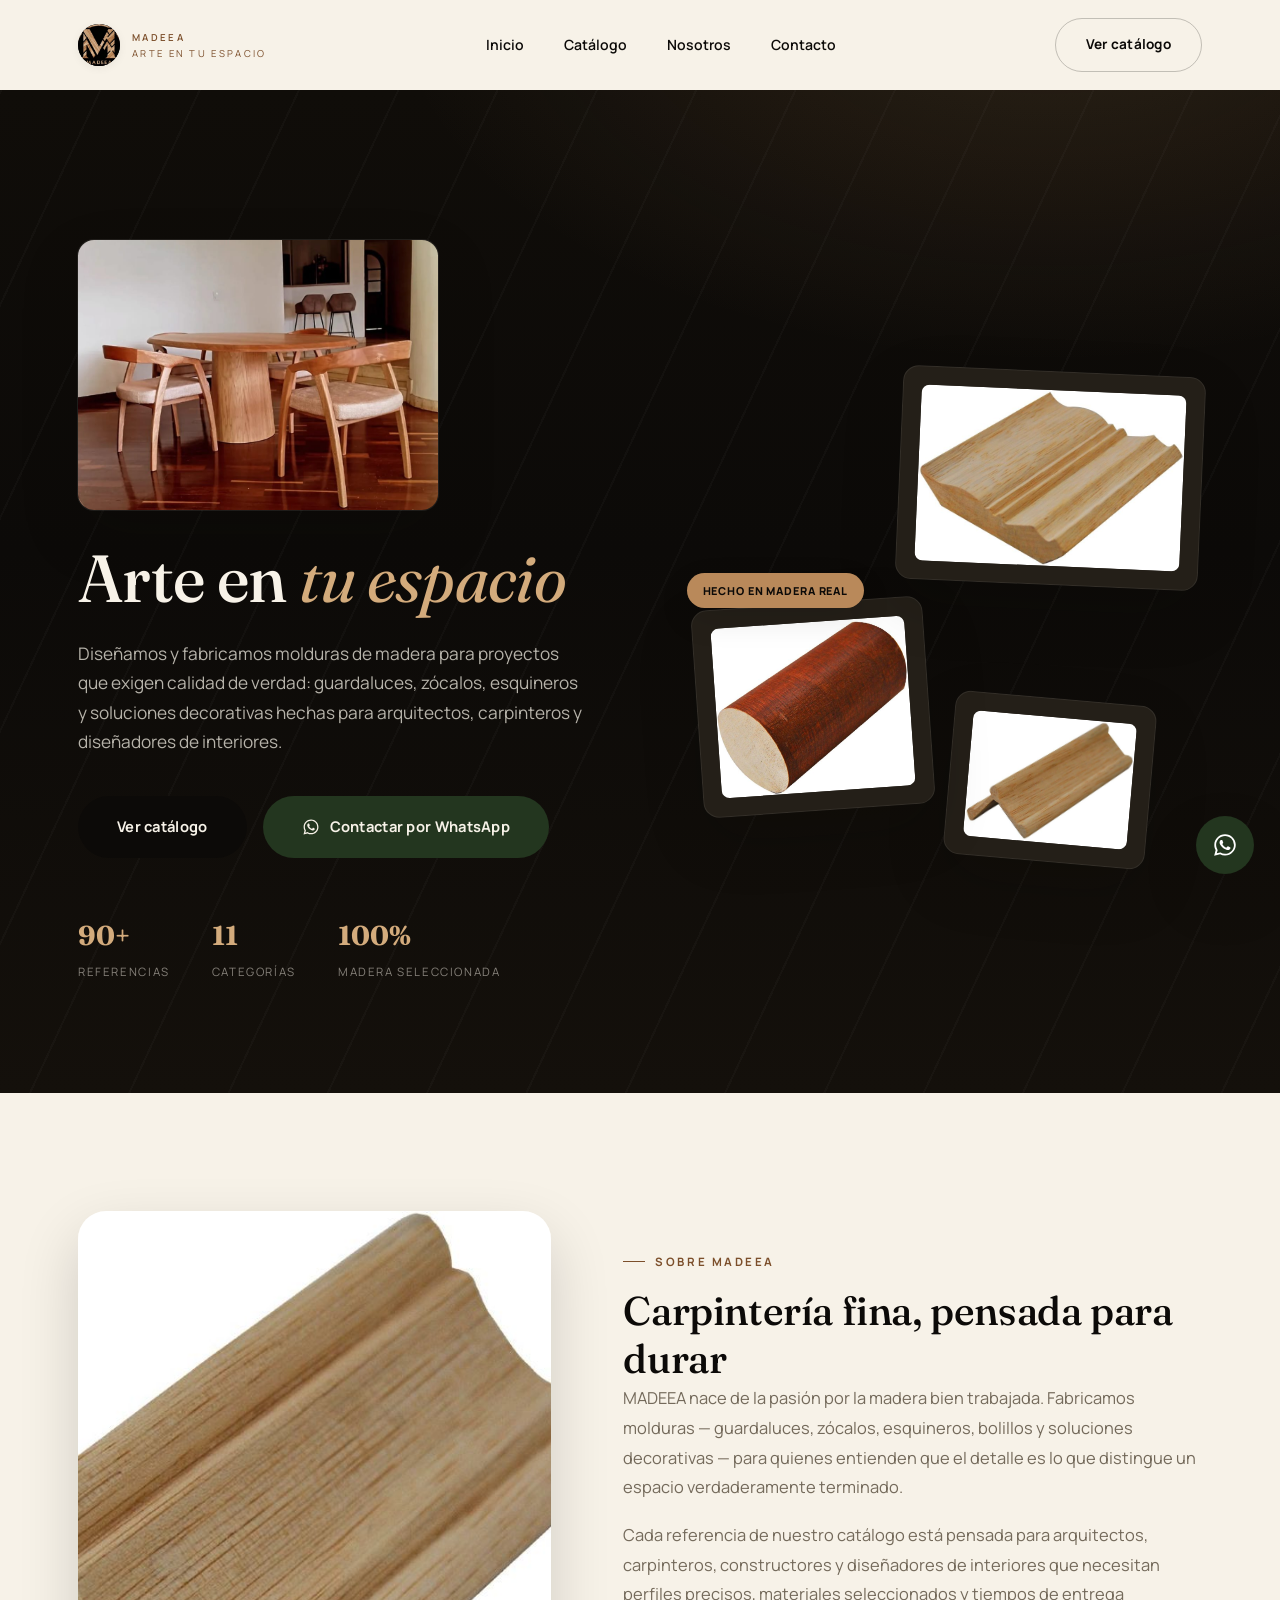
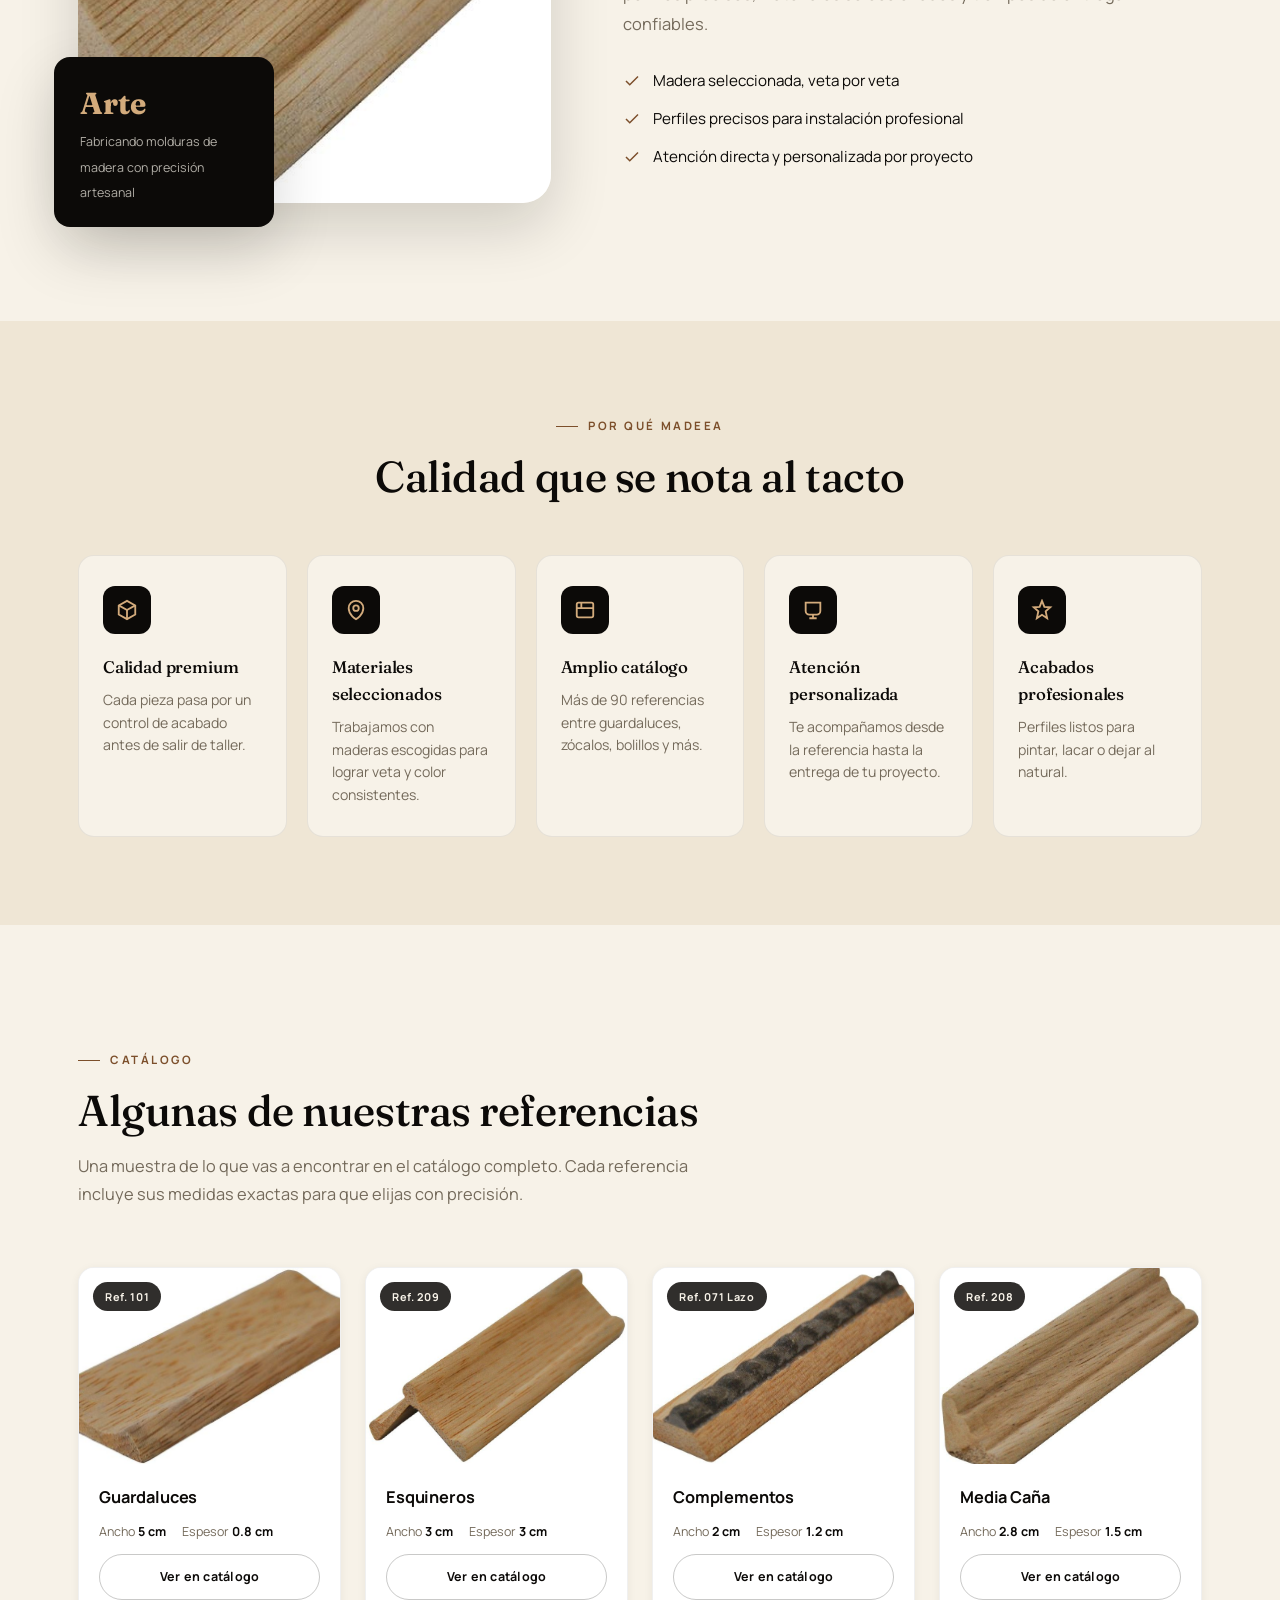
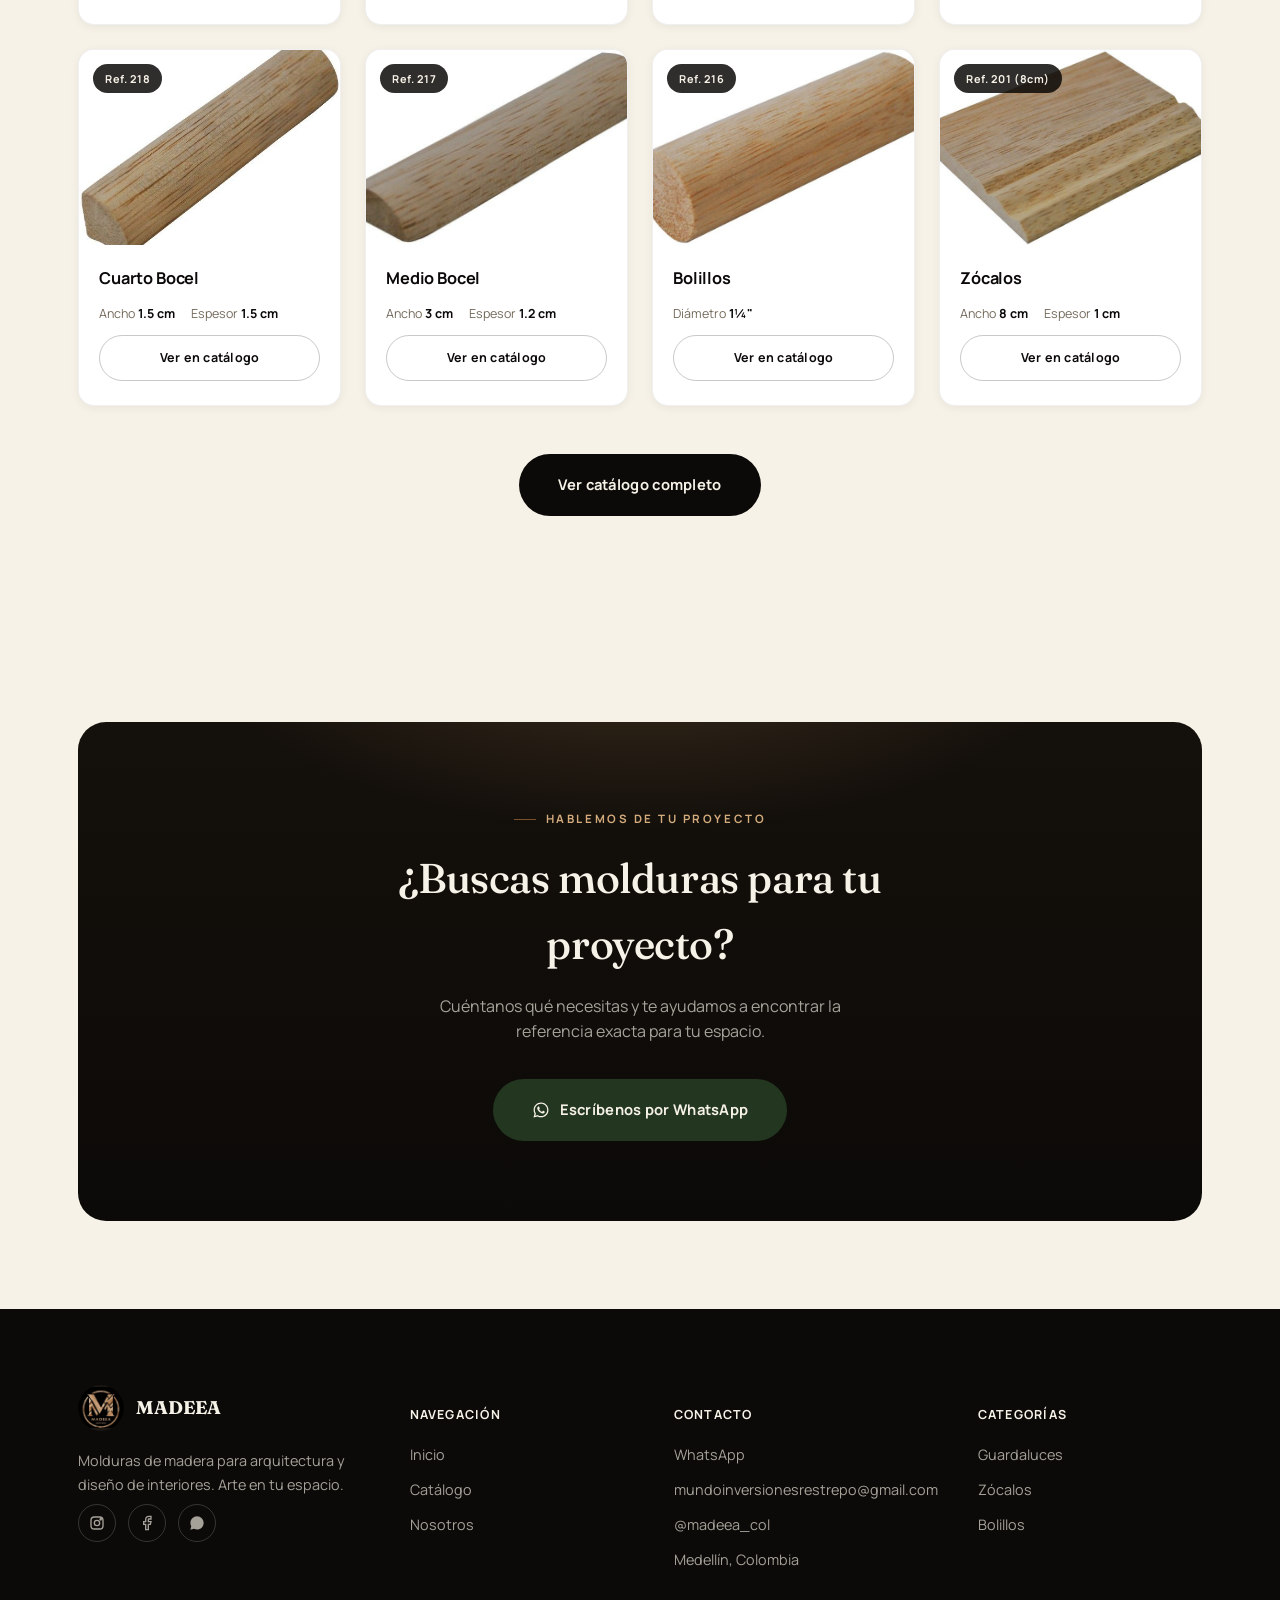
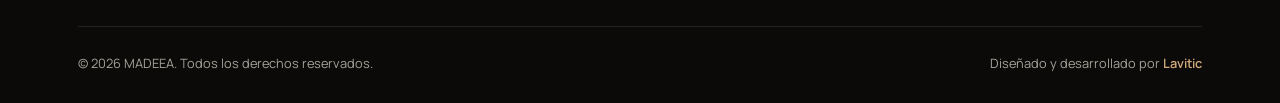
<file: index.html>
<!DOCTYPE html>
<html lang="es">
<head>
<meta charset="UTF-8">
<meta name="viewport" content="width=device-width, initial-scale=1.0">
<title>MADEEA — Arte en tu espacio | Molduras de madera en Medellín</title>
<meta name="description" content="MADEEA fabrica molduras de madera de alta calidad para arquitectura y diseño de interiores: guardaluces, zócalos, esquineros, bolillos y más. Catálogo completo y atención personalizada en Medellín.">
<link rel="icon" href="assets/logo-crop.jpg">
<link rel="stylesheet" href="css/styles.css">
</head>
<body>

<!-- ============================= NAVBAR ============================= -->
<header class="navbar">
  <div class="container">
    <a href="index.html" class="nav-brand">
      <span class="logo-chip"><img src="assets/logo-crop.jpg" alt="Logo MADEEA"></span>
      <span>
        <strong>MADEEA</strong>
        <span>Arte en tu espacio</span>
      </span>
    </a>
    <nav class="nav-links" aria-label="Navegación principal">
      <a href="index.html">Inicio</a>
      <a href="select.html">Catálogo</a>
      <a href="index.html#nosotros">Nosotros</a>
      <a href="index.html#contacto">Contacto</a>
    </nav>
    <div class="nav-actions">
      <a href="select.html" class="btn btn-ghost">Ver catálogo</a>
      <button class="hamburger" aria-label="Abrir menú" aria-expanded="false">
        <span></span><span></span><span></span>
      </button>
    </div>
  </div>
</header>

<div class="mobile-menu">
  <a href="index.html">Inicio</a>
  <a href="select.html">Catálogo</a>
  <a href="index.html#nosotros">Nosotros</a>
  <a href="index.html#contacto">Contacto</a>
  <a class="btn btn-primary" data-wa-generic href="#">Contactar por WhatsApp</a>
</div>

<!-- ============================= HERO ============================= -->
<section class="hero">
  <div class="container hero-grid">
    <div>
      <span class="hero-logo"><img src="assets/hero-comedor.jpg" alt="Comedor en madera con molduras MADEEA"></span>
      <h1>Arte en <em>tu espacio</em></h1>
      <p class="lead">Diseñamos y fabricamos molduras de madera para proyectos que exigen calidad de verdad: guardaluces, zócalos, esquineros y soluciones decorativas hechas para arquitectos, carpinteros y diseñadores de interiores.</p>
      <div class="hero-actions">
        <a href="select.html" class="btn btn-primary btn-lg">Ver catálogo</a>
        <a data-wa-generic href="#" class="btn btn-whatsapp btn-lg">
          <svg viewBox="0 0 24 24" fill="currentColor" aria-hidden="true"><path d="M12.04 2C6.58 2 2.13 6.45 2.13 11.91c0 1.75.46 3.39 1.26 4.81L2 22l5.42-1.42a9.9 9.9 0 0 0 4.62 1.18h.01c5.46 0 9.9-4.45 9.9-9.91C21.96 6.45 17.51 2 12.05 2Zm0 18.13h-.01a8.2 8.2 0 0 1-4.18-1.14l-.3-.18-3.12.82.83-3.04-.2-.31a8.2 8.2 0 0 1-1.26-4.37c0-4.53 3.7-8.22 8.24-8.22 2.2 0 4.27.86 5.83 2.42a8.17 8.17 0 0 1 2.41 5.82c0 4.53-3.7 8.2-8.24 8.2Zm4.52-6.16c-.25-.12-1.47-.72-1.7-.81-.23-.08-.4-.12-.56.13-.17.25-.65.81-.79.97-.15.17-.29.19-.54.06-.25-.12-1.04-.38-1.98-1.22-.73-.65-1.23-1.46-1.37-1.71-.15-.25-.02-.38.11-.51.11-.11.25-.29.37-.44.12-.15.16-.25.24-.42.08-.17.04-.31-.02-.44-.06-.12-.56-1.35-.77-1.85-.2-.48-.4-.42-.56-.43h-.48c-.17 0-.44.06-.67.31-.23.25-.87.85-.87 2.08 0 1.22.89 2.4 1.01 2.57.12.17 1.75 2.67 4.24 3.74.59.26 1.05.41 1.41.52.59.19 1.13.16 1.56.1.48-.07 1.47-.6 1.68-1.18.21-.58.21-1.07.15-1.18-.06-.1-.23-.17-.48-.29Z"/></svg>
          Contactar por WhatsApp
        </a>
      </div>
      <div class="hero-meta">
        <div><strong>90+</strong><span>Referencias</span></div>
        <div><strong>11</strong><span>Categorías</span></div>
        <div><strong>100%</strong><span>Madera seleccionada</span></div>
      </div>
    </div>

    <div class="hero-showcase" aria-hidden="true">
      <span class="showcase-tag">Hecho en madera real</span>
      <div class="showcase-card c1">
        <img src="assets/molduras/402-cenefa.jpg" alt="">
      </div>
      <div class="showcase-card c2">
        <img src="assets/molduras/501.jpg" alt="">
      </div>
      <div class="showcase-card c3">
        <img src="assets/molduras/209.jpg" alt="">
      </div>
    </div>
  </div>
</section>

<!-- ============================= SOBRE NOSOTROS ============================= -->
<section class="section" id="nosotros">
  <div class="container about">
    <div class="about-visual reveal">
      <div class="frame">
        <img src="assets/molduras/305.jpg" alt="Perfil de moldura MADEEA en madera natural">
      </div>
      <div class="badge">
        <strong>Arte</strong>
        <span>Fabricando molduras de madera con precisión artesanal</span>
      </div>
    </div>
    <div class="about-body reveal">
      <span class="eyebrow">Sobre MADEEA</span>
      <h2 style="margin-top:16px; font-size:clamp(1.9rem,3.2vw,2.5rem); line-height:1.2;">Carpintería fina, pensada para durar</h2>
      <p>MADEEA nace de la pasión por la madera bien trabajada. Fabricamos molduras — guardaluces, zócalos, esquineros, bolillos y soluciones decorativas — para quienes entienden que el detalle es lo que distingue un espacio verdaderamente terminado.</p>
      <p>Cada referencia de nuestro catálogo está pensada para arquitectos, carpinteros, constructores y diseñadores de interiores que necesitan perfiles precisos, materiales seleccionados y tiempos de entrega confiables.</p>
      <ul class="about-list">
        <li><svg viewBox="0 0 24 24" fill="none" stroke="currentColor" stroke-width="2"><path d="M20 6 9 17l-5-5"/></svg> Madera seleccionada, veta por veta</li>
        <li><svg viewBox="0 0 24 24" fill="none" stroke="currentColor" stroke-width="2"><path d="M20 6 9 17l-5-5"/></svg> Perfiles precisos para instalación profesional</li>
        <li><svg viewBox="0 0 24 24" fill="none" stroke="currentColor" stroke-width="2"><path d="M20 6 9 17l-5-5"/></svg> Atención directa y personalizada por proyecto</li>
      </ul>
    </div>
  </div>
</section>

<!-- ============================= BENEFICIOS ============================= -->
<section class="section-tight section-beige">
  <div class="container">
    <div class="section-head center reveal" style="margin:0 auto 54px;">
      <span class="eyebrow" style="justify-content:center;">Por qué MADEEA</span>
      <h2>Calidad que se nota al tacto</h2>
    </div>
    <div class="benefits-grid">
      <div class="benefit-card reveal">
        <div class="benefit-icon"><svg viewBox="0 0 24 24" fill="none" stroke="currentColor" stroke-width="2"><path d="M12 2 3 7v10l9 5 9-5V7l-9-5Z"/><path d="M3 7l9 5 9-5"/><path d="M12 12v10"/></svg></div>
        <h3>Calidad premium</h3>
        <p>Cada pieza pasa por un control de acabado antes de salir de taller.</p>
      </div>
      <div class="benefit-card reveal">
        <div class="benefit-icon"><svg viewBox="0 0 24 24" fill="none" stroke="currentColor" stroke-width="2"><path d="M12 22s8-4.5 8-11.8C20 5.4 16.4 2 12 2S4 5.4 4 10.2C4 17.5 12 22 12 22Z"/><circle cx="12" cy="10" r="3"/></svg></div>
        <h3>Materiales seleccionados</h3>
        <p>Trabajamos con maderas escogidas para lograr veta y color consistentes.</p>
      </div>
      <div class="benefit-card reveal">
        <div class="benefit-icon"><svg viewBox="0 0 24 24" fill="none" stroke="currentColor" stroke-width="2"><rect x="3" y="4" width="18" height="16" rx="2"/><path d="M3 10h18M8 4v6"/></svg></div>
        <h3>Amplio catálogo</h3>
        <p>Más de 90 referencias entre guardaluces, zócalos, bolillos y más.</p>
      </div>
      <div class="benefit-card reveal">
        <div class="benefit-icon"><svg viewBox="0 0 24 24" fill="none" stroke="currentColor" stroke-width="2"><path d="M8 21h8M12 17v4M4 4h16v9a4 4 0 0 1-4 4H8a4 4 0 0 1-4-4V4Z"/></svg></div>
        <h3>Atención personalizada</h3>
        <p>Te acompañamos desde la referencia hasta la entrega de tu proyecto.</p>
      </div>
      <div class="benefit-card reveal">
        <div class="benefit-icon"><svg viewBox="0 0 24 24" fill="none" stroke="currentColor" stroke-width="2"><path d="m12 2 2.6 6.6L21 9l-5 4.4L17.6 21 12 17.3 6.4 21 8 13.4 3 9l6.4-.4Z"/></svg></div>
        <h3>Acabados profesionales</h3>
        <p>Perfiles listos para pintar, lacar o dejar al natural.</p>
      </div>
    </div>
  </div>
</section>

<!-- ============================= VISTA PREVIA CATÁLOGO ============================= -->
<section class="section" id="catalogo-preview">
  <div class="container">
    <div class="section-head reveal">
      <span class="eyebrow">Catálogo</span>
      <h2>Algunas de nuestras referencias</h2>
      <p>Una muestra de lo que vas a encontrar en el catálogo completo. Cada referencia incluye sus medidas exactas para que elijas con precisión.</p>
    </div>
    <div class="preview-grid" id="preview-grid"></div>
    <div class="preview-footer reveal">
      <a href="select.html" class="btn btn-primary btn-lg">Ver catálogo completo</a>
    </div>
  </div>
</section>

<!-- ============================= CTA ============================= -->
<section class="section-tight">
  <div class="container">
    <div class="cta reveal">
      <span class="eyebrow" style="justify-content:center; color: var(--wood-soft);">Hablemos de tu proyecto</span>
      <h2 style="margin-top:16px;">¿Buscas molduras para tu proyecto?</h2>
      <p>Cuéntanos qué necesitas y te ayudamos a encontrar la referencia exacta para tu espacio.</p>
      <a data-wa-generic href="#" class="btn btn-whatsapp btn-lg">
        <svg viewBox="0 0 24 24" fill="currentColor" aria-hidden="true"><path d="M12.04 2C6.58 2 2.13 6.45 2.13 11.91c0 1.75.46 3.39 1.26 4.81L2 22l5.42-1.42a9.9 9.9 0 0 0 4.62 1.18h.01c5.46 0 9.9-4.45 9.9-9.91C21.96 6.45 17.51 2 12.05 2Zm0 18.13h-.01a8.2 8.2 0 0 1-4.18-1.14l-.3-.18-3.12.82.83-3.04-.2-.31a8.2 8.2 0 0 1-1.26-4.37c0-4.53 3.7-8.22 8.24-8.22 2.2 0 4.27.86 5.83 2.42a8.17 8.17 0 0 1 2.41 5.82c0 4.53-3.7 8.2-8.24 8.2Zm4.52-6.16c-.25-.12-1.47-.72-1.7-.81-.23-.08-.4-.12-.56.13-.17.25-.65.81-.79.97-.15.17-.29.19-.54.06-.25-.12-1.04-.38-1.98-1.22-.73-.65-1.23-1.46-1.37-1.71-.15-.25-.02-.38.11-.51.11-.11.25-.29.37-.44.12-.15.16-.25.24-.42.08-.17.04-.31-.02-.44-.06-.12-.56-1.35-.77-1.85-.2-.48-.4-.42-.56-.43h-.48c-.17 0-.44.06-.67.31-.23.25-.87.85-.87 2.08 0 1.22.89 2.4 1.01 2.57.12.17 1.75 2.67 4.24 3.74.59.26 1.05.41 1.41.52.59.19 1.13.16 1.56.1.48-.07 1.47-.6 1.68-1.18.21-.58.21-1.07.15-1.18-.06-.1-.23-.17-.48-.29Z"/></svg>
        Escríbenos por WhatsApp
      </a>
    </div>
  </div>
</section>

<!-- ============================= FOOTER ============================= -->
<footer class="footer" id="contacto">
  <div class="container">
    <div class="footer-grid">
      <div>
        <div class="footer-brand">
          <span class="logo-chip"><img src="assets/logo-crop.jpg" alt="MADEEA"></span>
          <strong>MADEEA</strong>
        </div>
        <p style="font-size:0.9rem; line-height:1.7; max-width:34ch;">Molduras de madera para arquitectura y diseño de interiores. Arte en tu espacio.</p>
        <div class="footer-social">
          <a href="https://instagram.com/madeea_col" target="_blank" rel="noopener" aria-label="Instagram"><svg viewBox="0 0 24 24" fill="none" stroke="currentColor" stroke-width="2"><rect x="3" y="3" width="18" height="18" rx="5"/><circle cx="12" cy="12" r="4"/><circle cx="17.5" cy="6.5" r="1"/></svg></a>
          <a href="#" aria-label="Facebook"><svg viewBox="0 0 24 24" fill="none" stroke="currentColor" stroke-width="2"><path d="M18 2h-3a5 5 0 0 0-5 5v3H7v4h3v8h4v-8h3l1-4h-4V7a1 1 0 0 1 1-1h3Z"/></svg></a>
          <a data-wa-generic href="#" aria-label="WhatsApp"><svg viewBox="0 0 24 24" fill="currentColor"><path d="M12.04 2C6.58 2 2.13 6.45 2.13 11.91c0 1.75.46 3.39 1.26 4.81L2 22l5.42-1.42a9.9 9.9 0 0 0 4.62 1.18h.01c5.46 0 9.9-4.45 9.9-9.91C21.96 6.45 17.51 2 12.05 2Z"/></svg></a>
        </div>
      </div>
      <div class="footer-col">
        <h5>Navegación</h5>
        <ul>
          <li><a href="index.html">Inicio</a></li>
          <li><a href="select.html">Catálogo</a></li>
          <li><a href="index.html#nosotros">Nosotros</a></li>
        </ul>
      </div>
      <div class="footer-col">
        <h5>Contacto</h5>
        <ul>
          <li><a data-wa-generic href="#">WhatsApp</a></li>
          <li><a href="mailto:mundoinversionesrestrepo@gmail.com">mundoinversionesrestrepo@gmail.com</a></li>
          <li><a href="https://instagram.com/madeea_col" target="_blank" rel="noopener">@madeea_col</a></li>
          <li>Medellín, Colombia</li>
        </ul>
      </div>
      <div class="footer-col">
        <h5>Categorías</h5>
        <ul>
          <li><a href="catalogoMolduras.html">Guardaluces</a></li>
          <li><a href="catalogoMolduras.html">Zócalos</a></li>
          <li><a href="catalogoMolduras.html">Bolillos</a></li>
        </ul>
      </div>
    </div>
    <div class="footer-bottom">
      <span>© 2026 MADEEA. Todos los derechos reservados.</span>
      <span>Diseñado y desarrollado por <a href="#">Lavitic</a></span>
    </div>
  </div>
</footer>

<a class="wa-float" data-wa-generic href="#" aria-label="Escríbenos por WhatsApp">
  <svg viewBox="0 0 24 24" fill="currentColor" aria-hidden="true"><path d="M12.04 2C6.58 2 2.13 6.45 2.13 11.91c0 1.75.46 3.39 1.26 4.81L2 22l5.42-1.42a9.9 9.9 0 0 0 4.62 1.18h.01c5.46 0 9.9-4.45 9.9-9.91C21.96 6.45 17.51 2 12.05 2Zm0 18.13h-.01a8.2 8.2 0 0 1-4.18-1.14l-.3-.18-3.12.82.83-3.04-.2-.31a8.2 8.2 0 0 1-1.26-4.37c0-4.53 3.7-8.22 8.24-8.22 2.2 0 4.27.86 5.83 2.42a8.17 8.17 0 0 1 2.41 5.82c0 4.53-3.7 8.2-8.24 8.2Zm4.52-6.16c-.25-.12-1.47-.72-1.7-.81-.23-.08-.4-.12-.56.13-.17.25-.65.81-.79.97-.15.17-.29.19-.54.06-.25-.12-1.04-.38-1.98-1.22-.73-.65-1.23-1.46-1.37-1.71-.15-.25-.02-.38.11-.51.11-.11.25-.29.37-.44.12-.15.16-.25.24-.42.08-.17.04-.31-.02-.44-.06-.12-.56-1.35-.77-1.85-.2-.48-.4-.42-.56-.43h-.48c-.17 0-.44.06-.67.31-.23.25-.87.85-.87 2.08 0 1.22.89 2.4 1.01 2.57.12.17 1.75 2.67 4.24 3.74.59.26 1.05.41 1.41.52.59.19 1.13.16 1.56.1.48-.07 1.47-.6 1.68-1.18.21-.58.21-1.07.15-1.18-.06-.1-.23-.17-.48-.29Z"/></svg>
</a>

<script src="js/productos.js"></script>
<script src="js/main.js"></script>
<script>
  // Vista previa del catálogo en el home: una referencia representativa por categoría
  (function () {
    const grid = document.getElementById("preview-grid");
    if (!grid || typeof productos === "undefined") return;

    const vistas = new Set();
    const destacados = [];
    for (const p of productos) {
      if (!vistas.has(p.categoria) && destacados.length < 8) {
        vistas.add(p.categoria);
        destacados.push(p);
      }
    }
    // completar hasta 8 si faltan
    for (const p of productos) {
      if (destacados.length >= 8) break;
      if (!destacados.includes(p)) destacados.push(p);
    }

    grid.innerHTML = destacados.map((p, i) => `
      <div class="product-card reveal" style="--i:${i}">
        <div class="product-photo">
          <span class="product-ref">Ref. ${p.ref}</span>
          <img data-src="${p.imagen}" alt="Moldura MADEEA referencia ${p.ref}, categoría ${p.categoria}" loading="lazy">
        </div>
        <div class="product-info">
          <h4>${p.categoria}</h4>
          <div class="product-dims">
            ${p.diametro ? `<span>Diámetro <strong>${p.diametro}</strong></span>` : `<span>Ancho <strong>${p.ancho}</strong></span><span>Espesor <strong>${p.espesor}</strong></span>`}
          </div>
          <a class="btn btn-ghost" href="catalogoMolduras.html">Ver en catálogo</a>
        </div>
      </div>
    `).join("");

    // re-observar reveals e imágenes lazy generadas dinámicamente
    grid.querySelectorAll(".reveal").forEach((el) => {
      if ("IntersectionObserver" in window) {
        const obs = new IntersectionObserver((entries, o) => {
          entries.forEach((entry) => {
            if (entry.isIntersecting) { entry.target.classList.add("is-visible"); o.unobserve(entry.target); }
          });
        }, { threshold: 0.15 });
        obs.observe(el);
      } else {
        el.classList.add("is-visible");
      }
    });
    grid.querySelectorAll("img[data-src]").forEach((img) => {
      if ("IntersectionObserver" in window) {
        const obs = new IntersectionObserver((entries, o) => {
          entries.forEach((entry) => {
            if (entry.isIntersecting) {
              entry.target.src = entry.target.dataset.src;
              entry.target.removeAttribute("data-src");
              o.unobserve(entry.target);
            }
          });
        }, { rootMargin: "200px 0px" });
        obs.observe(img);
      } else {
        img.src = img.dataset.src;
      }
    });
  })();
</script>
</body>
</html>
</file>
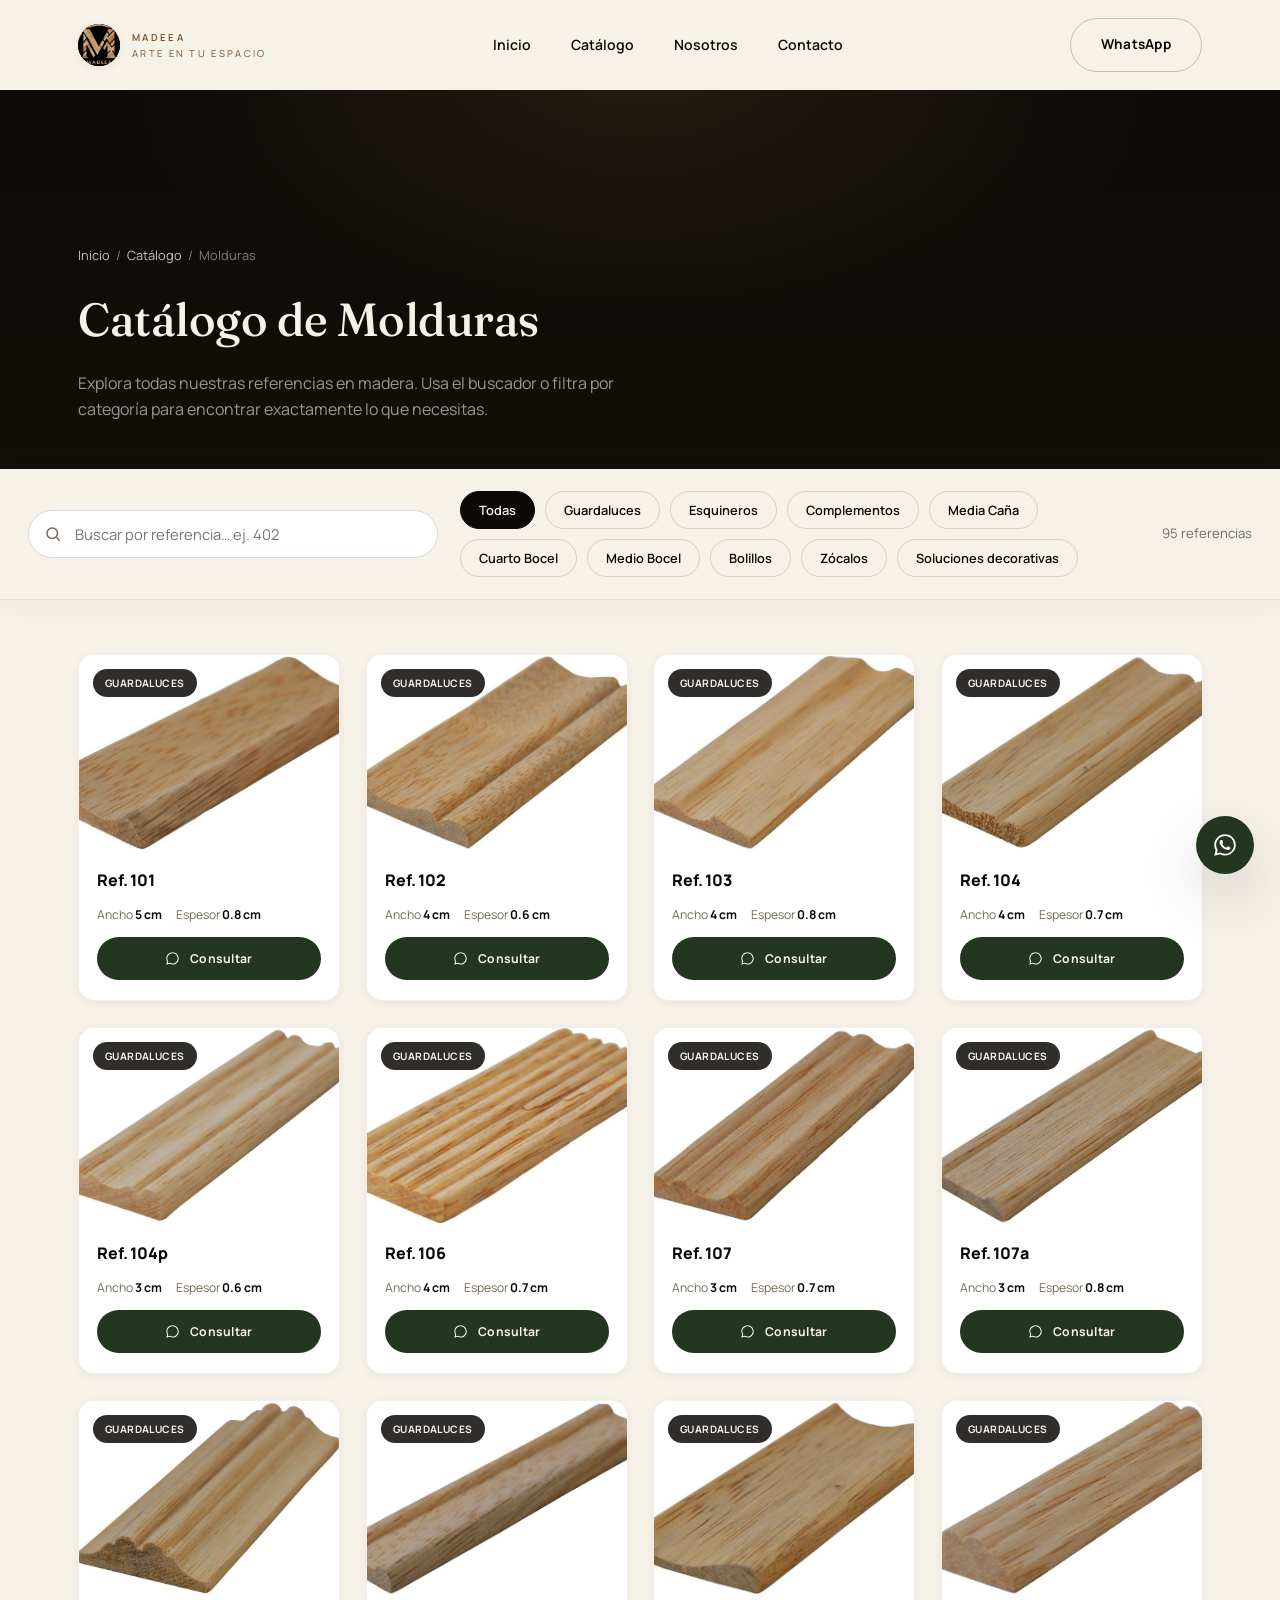
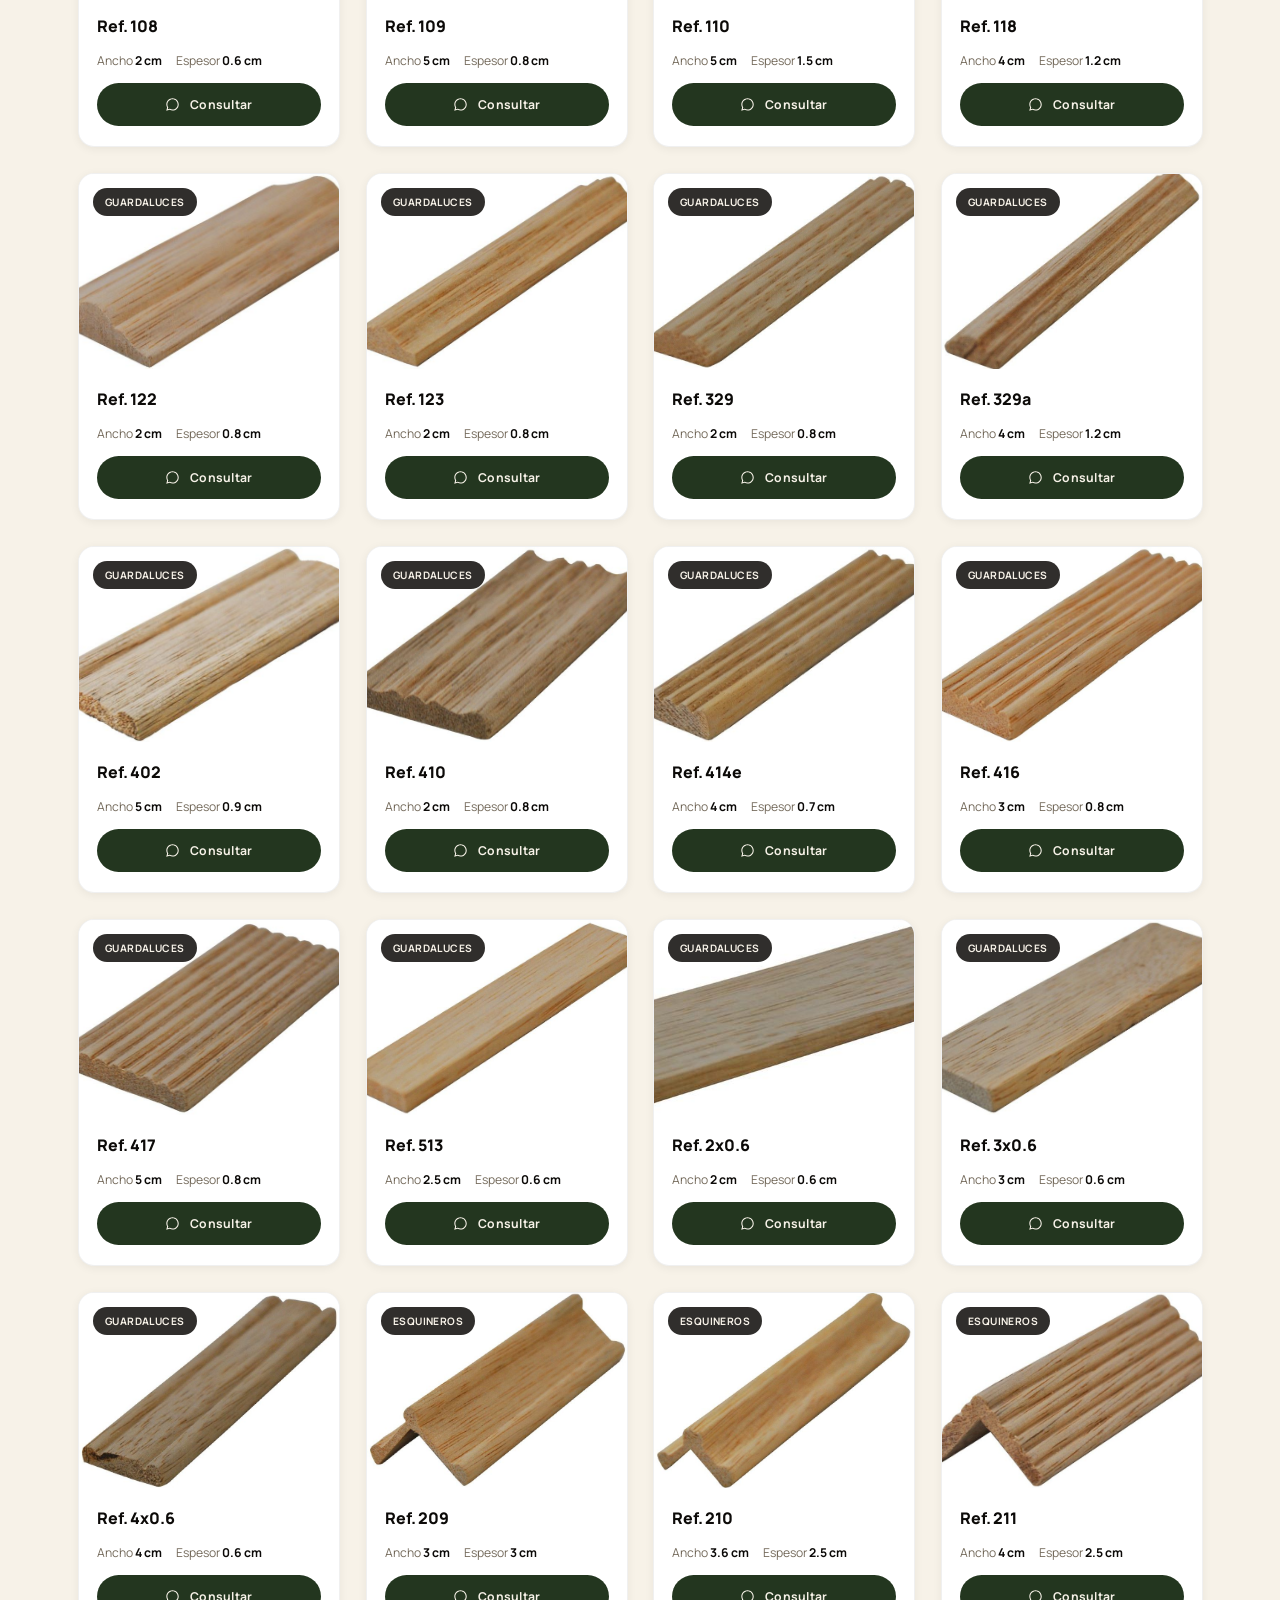
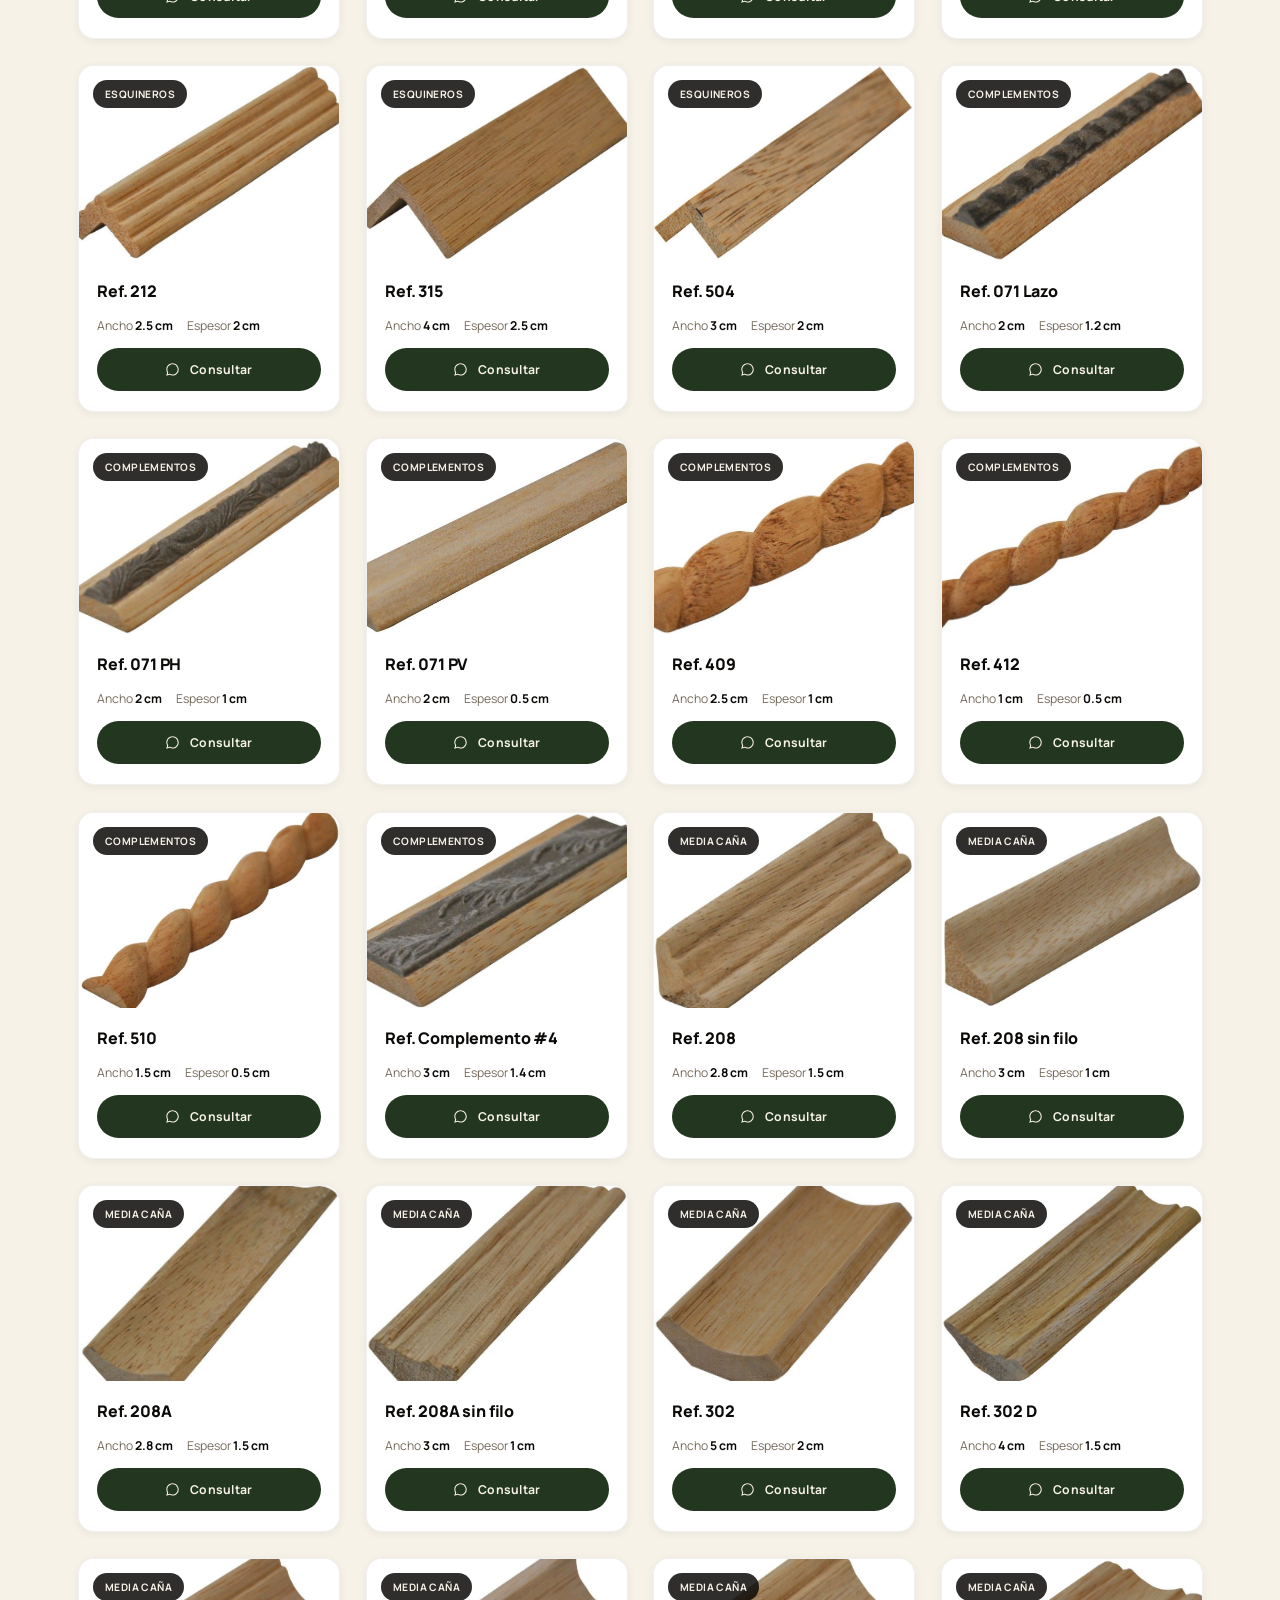
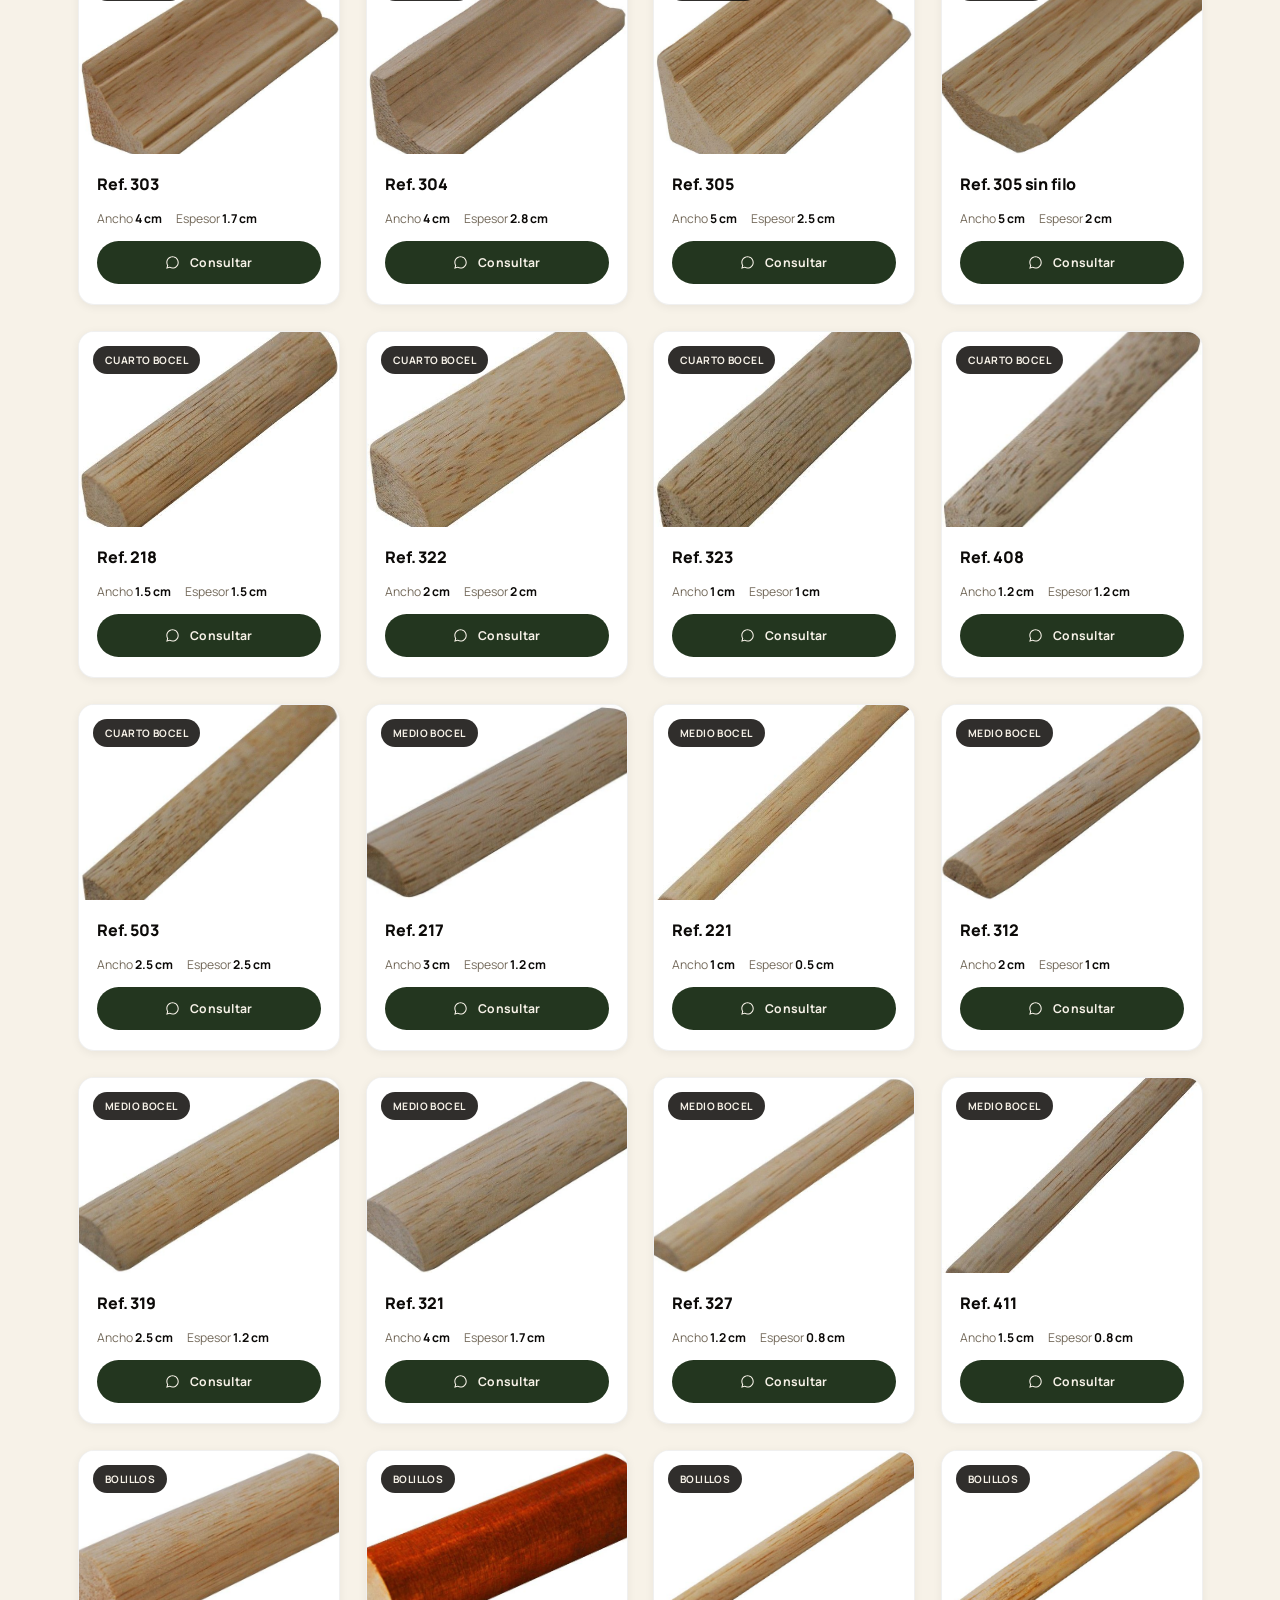
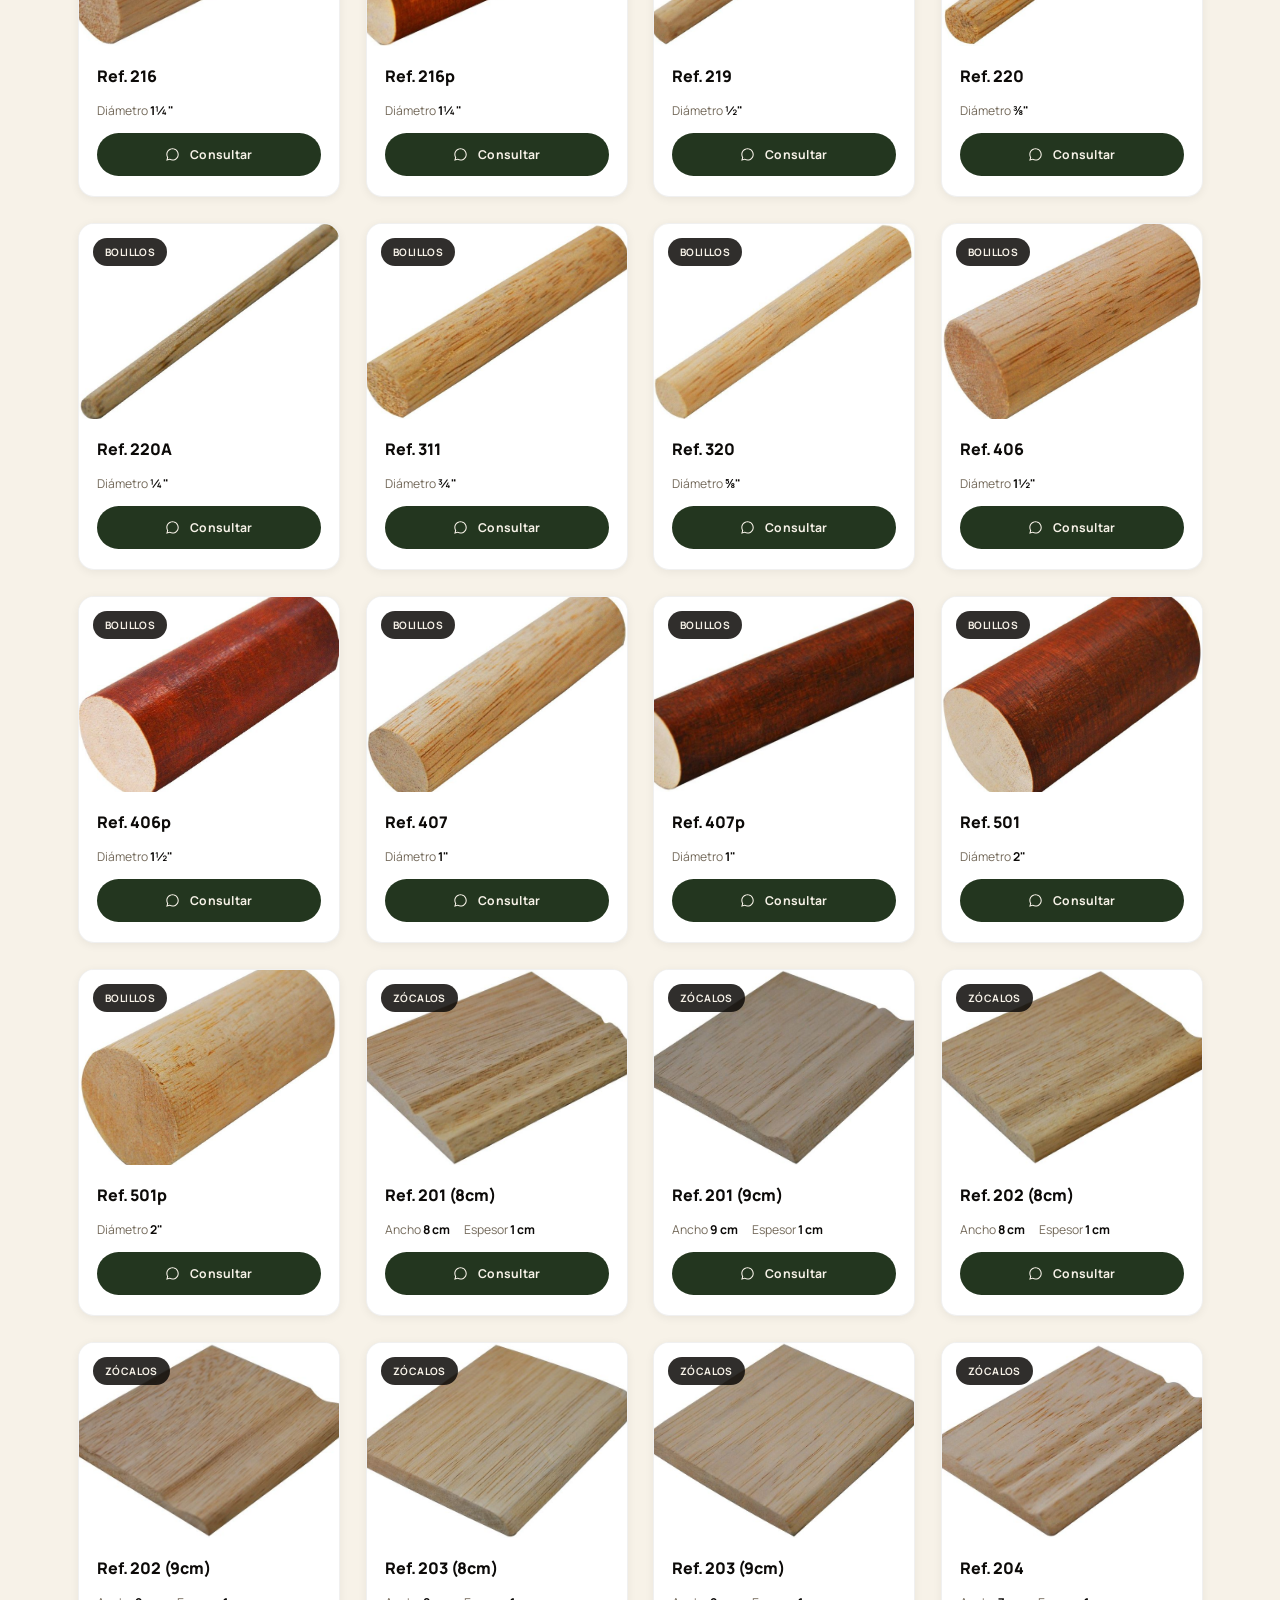
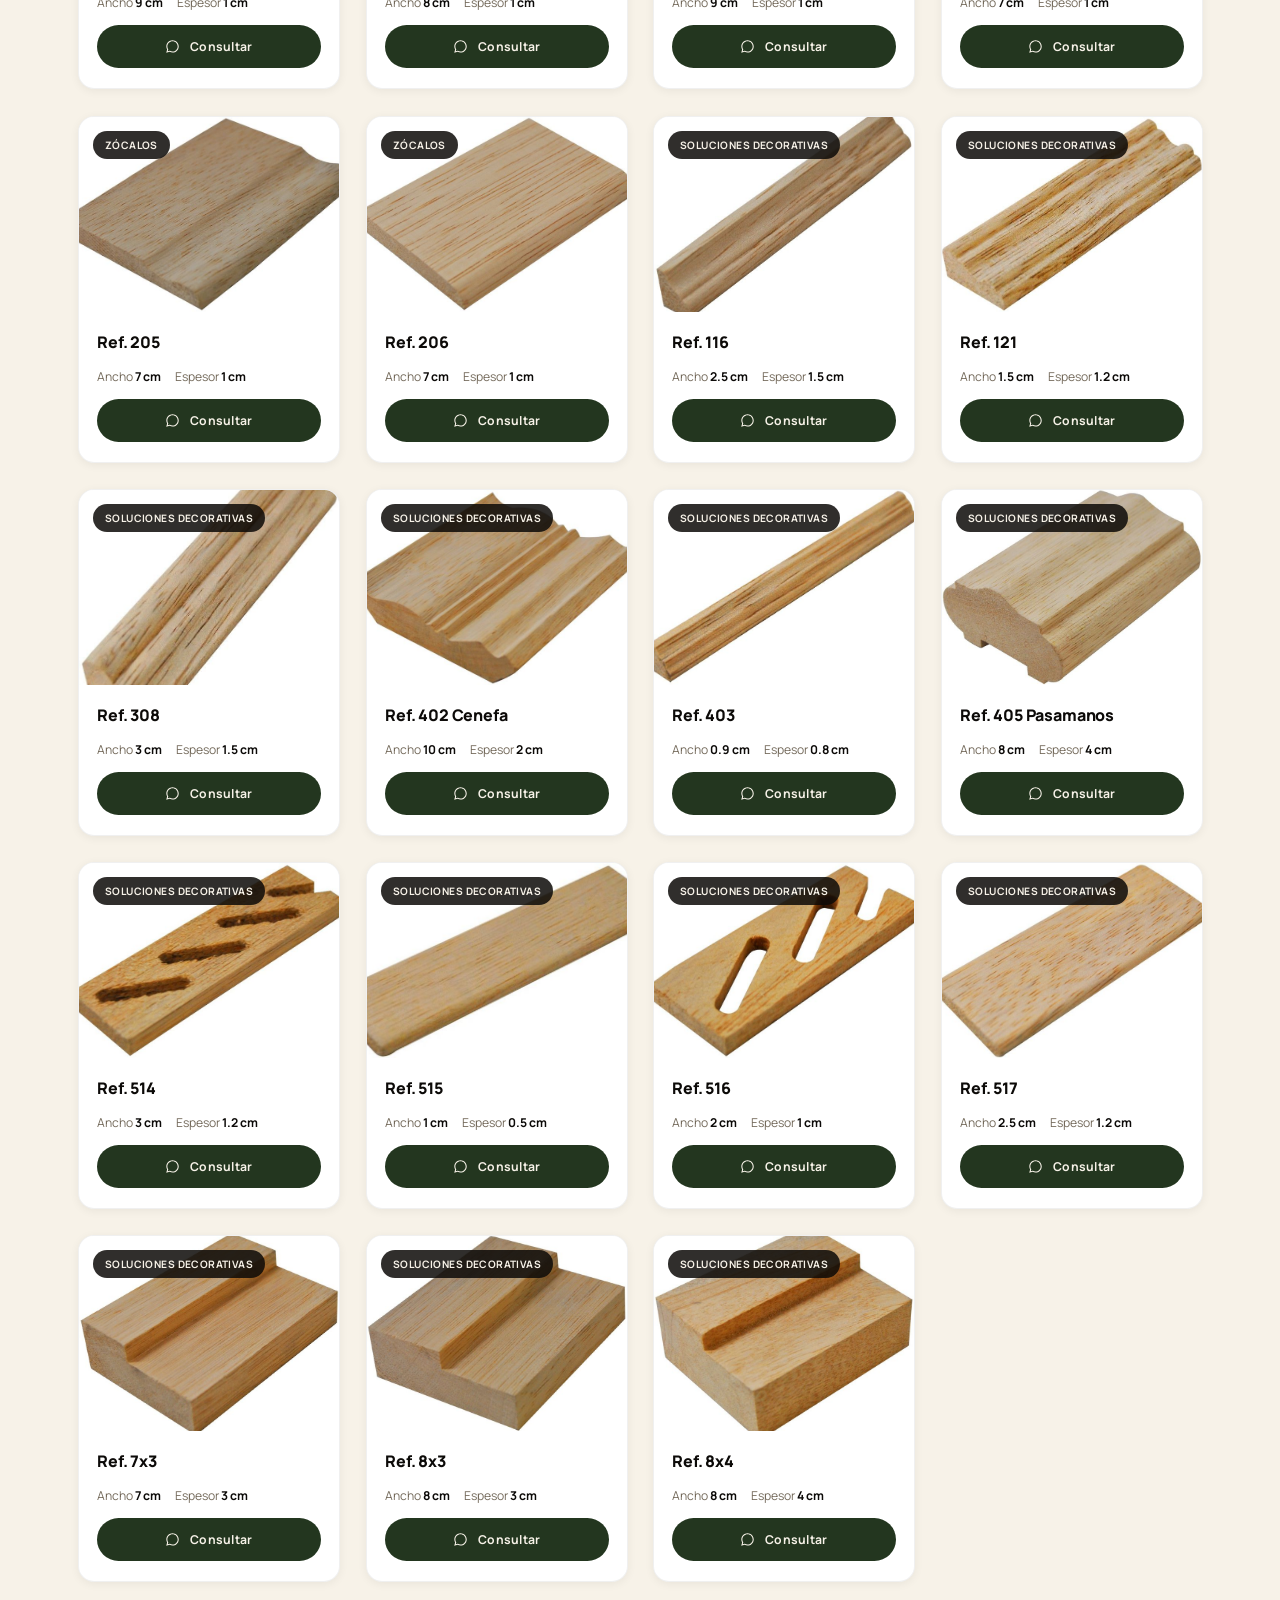
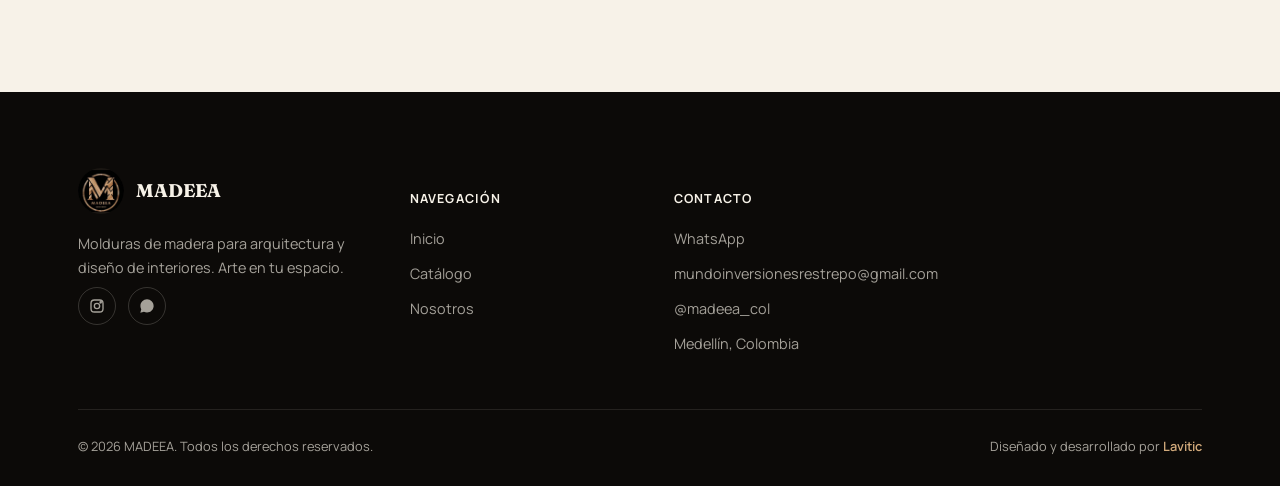
<file: catalogoMolduras.html>
<!DOCTYPE html>
<html lang="es">
<head>
<meta charset="UTF-8">
<meta name="viewport" content="width=device-width, initial-scale=1.0">
<title>Catálogo de Molduras | MADEEA</title>
<meta name="description" content="Catálogo interactivo de molduras MADEEA: guardaluces, zócalos, esquineros, bolillos, media caña y más. Busca por referencia y consulta por WhatsApp.">
<link rel="icon" href="assets/logo-crop.jpg">
<link rel="stylesheet" href="css/styles.css">
<link rel="stylesheet" href="css/catalogo.css">
</head>
<body>

<header class="navbar">
  <div class="container">
    <a href="index.html" class="nav-brand">
      <span class="logo-chip"><img src="assets/logo-crop.jpg" alt="Logo MADEEA"></span>
      <span>
        <strong>MADEEA</strong>
        <span>Arte en tu espacio</span>
      </span>
    </a>
    <nav class="nav-links" aria-label="Navegación principal">
      <a href="index.html">Inicio</a>
      <a href="select.html">Catálogo</a>
      <a href="index.html#nosotros">Nosotros</a>
      <a href="index.html#contacto">Contacto</a>
    </nav>
    <div class="nav-actions">
      <a data-wa-generic href="#" class="btn btn-ghost">WhatsApp</a>
      <button class="hamburger" aria-label="Abrir menú" aria-expanded="false">
        <span></span><span></span><span></span>
      </button>
    </div>
  </div>
</header>

<div class="mobile-menu">
  <a href="index.html">Inicio</a>
  <a href="select.html">Catálogo</a>
  <a href="index.html#nosotros">Nosotros</a>
  <a href="index.html#contacto">Contacto</a>
  <a class="btn btn-primary" data-wa-generic href="#">Contactar por WhatsApp</a>
</div>

<section class="catalog-hero">
  <div class="container">
    <div class="crumbs"><a href="index.html">Inicio</a> &nbsp;/&nbsp; <a href="select.html">Catálogo</a> &nbsp;/&nbsp; Molduras</div>
    <h1>Catálogo de Molduras</h1>
    <p>Explora todas nuestras referencias en madera. Usa el buscador o filtra por categoría para encontrar exactamente lo que necesitas.</p>
  </div>
</section>

<div class="catalog-toolbar">
  <div class="container toolbar-inner">
    <div class="search-box">
      <svg viewBox="0 0 24 24" fill="none" stroke="currentColor" stroke-width="2"><circle cx="11" cy="11" r="7"/><path d="m21 21-4.3-4.3"/></svg>
      <input type="text" id="search-input" placeholder="Buscar por referencia… ej. 402" autocomplete="off">
    </div>
    <div class="filter-chips-scroll">
      <div class="filter-chips" id="filter-chips">
        <button class="filter-chip active" data-cat="todas">Todas</button>
      </div>
    </div>
    <span class="results-count" id="results-count"></span>
  </div>
</div>

<section class="catalog-grid-wrap">
  <div class="container">
    <div class="catalog-grid" id="catalog-grid"></div>
  </div>
</section>

<footer class="footer" id="contacto">
  <div class="container">
    <div class="footer-grid">
      <div>
        <div class="footer-brand">
          <span class="logo-chip"><img src="assets/logo-crop.jpg" alt="MADEEA"></span>
          <strong>MADEEA</strong>
        </div>
        <p style="font-size:0.9rem; line-height:1.7; max-width:34ch;">Molduras de madera para arquitectura y diseño de interiores. Arte en tu espacio.</p>
        <div class="footer-social">
          <a href="https://instagram.com/madeea_col" target="_blank" rel="noopener" aria-label="Instagram"><svg viewBox="0 0 24 24" fill="none" stroke="currentColor" stroke-width="2"><rect x="3" y="3" width="18" height="18" rx="5"/><circle cx="12" cy="12" r="4"/><circle cx="17.5" cy="6.5" r="1"/></svg></a>
          <a data-wa-generic href="#" aria-label="WhatsApp"><svg viewBox="0 0 24 24" fill="currentColor"><path d="M12.04 2C6.58 2 2.13 6.45 2.13 11.91c0 1.75.46 3.39 1.26 4.81L2 22l5.42-1.42a9.9 9.9 0 0 0 4.62 1.18h.01c5.46 0 9.9-4.45 9.9-9.91C21.96 6.45 17.51 2 12.05 2Z"/></svg></a>
        </div>
      </div>
      <div class="footer-col">
        <h5>Navegación</h5>
        <ul>
          <li><a href="index.html">Inicio</a></li>
          <li><a href="select.html">Catálogo</a></li>
          <li><a href="index.html#nosotros">Nosotros</a></li>
        </ul>
      </div>
      <div class="footer-col">
        <h5>Contacto</h5>
        <ul>
          <li><a data-wa-generic href="#">WhatsApp</a></li>
          <li><a href="mailto:mundoinversionesrestrepo@gmail.com">mundoinversionesrestrepo@gmail.com</a></li>
          <li><a href="https://instagram.com/madeea_col" target="_blank" rel="noopener">@madeea_col</a></li>
          <li>Medellín, Colombia</li>
        </ul>
      </div>
    </div>
    <div class="footer-bottom">
      <span>© 2026 MADEEA. Todos los derechos reservados.</span>
      <span>Diseñado y desarrollado por <a href="#">Lavitic</a></span>
    </div>
  </div>
</footer>

<a class="wa-float" data-wa-generic href="#" aria-label="Escríbenos por WhatsApp">
  <svg viewBox="0 0 24 24" fill="currentColor" aria-hidden="true"><path d="M12.04 2C6.58 2 2.13 6.45 2.13 11.91c0 1.75.46 3.39 1.26 4.81L2 22l5.42-1.42a9.9 9.9 0 0 0 4.62 1.18h.01c5.46 0 9.9-4.45 9.9-9.91C21.96 6.45 17.51 2 12.05 2Zm0 18.13h-.01a8.2 8.2 0 0 1-4.18-1.14l-.3-.18-3.12.82.83-3.04-.2-.31a8.2 8.2 0 0 1-1.26-4.37c0-4.53 3.7-8.22 8.24-8.22 2.2 0 4.27.86 5.83 2.42a8.17 8.17 0 0 1 2.41 5.82c0 4.53-3.7 8.2-8.24 8.2Zm4.52-6.16c-.25-.12-1.47-.72-1.7-.81-.23-.08-.4-.12-.56.13-.17.25-.65.81-.79.97-.15.17-.29.19-.54.06-.25-.12-1.04-.38-1.98-1.22-.73-.65-1.23-1.46-1.37-1.71-.15-.25-.02-.38.11-.51.11-.11.25-.29.37-.44.12-.15.16-.25.24-.42.08-.17.04-.31-.02-.44-.06-.12-.56-1.35-.77-1.85-.2-.48-.4-.42-.56-.43h-.48c-.17 0-.44.06-.67.31-.23.25-.87.85-.87 2.08 0 1.22.89 2.4 1.01 2.57.12.17 1.75 2.67 4.24 3.74.59.26 1.05.41 1.41.52.59.19 1.13.16 1.56.1.48-.07 1.47-.6 1.68-1.18.21-.58.21-1.07.15-1.18-.06-.1-.23-.17-.48-.29Z"/></svg>
</a>

<script src="js/productos.js"></script>
<script src="js/main.js"></script>
<script src="js/catalogo.js"></script>
</body>
</html>
</file>
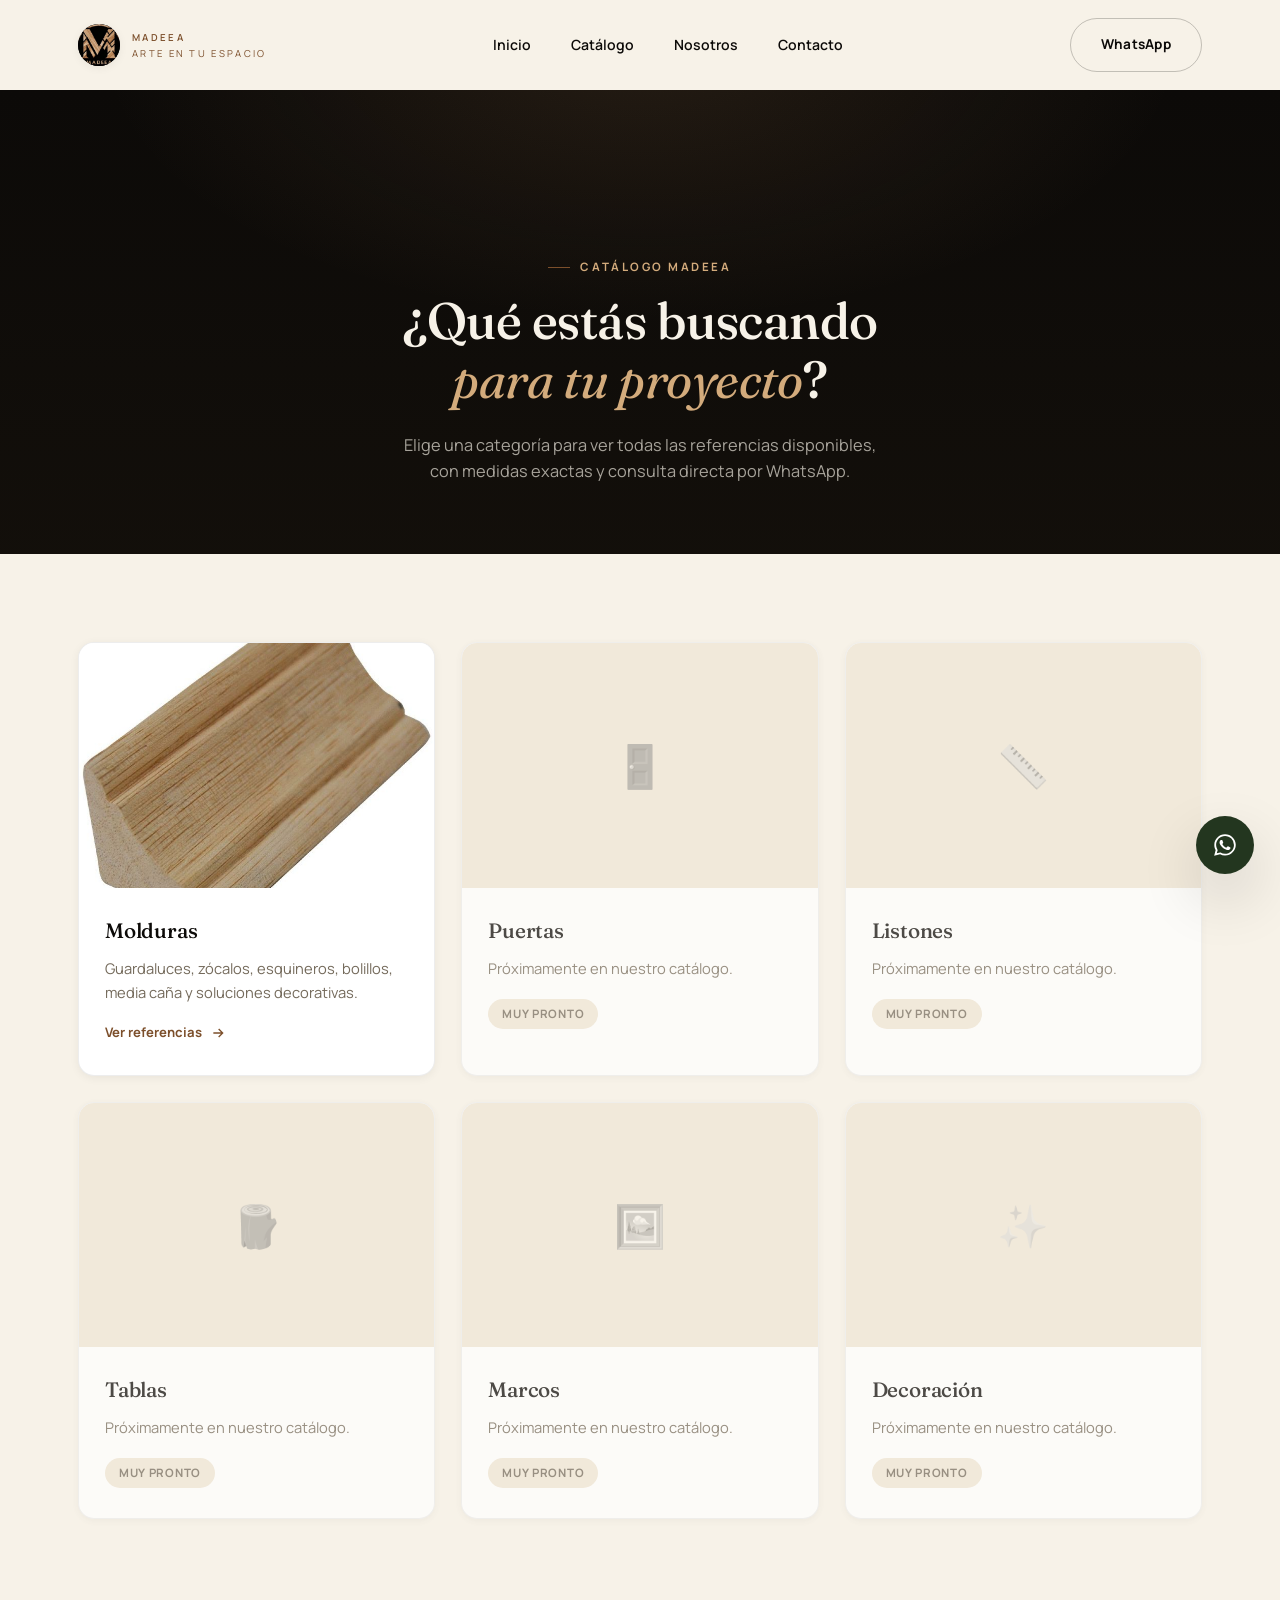
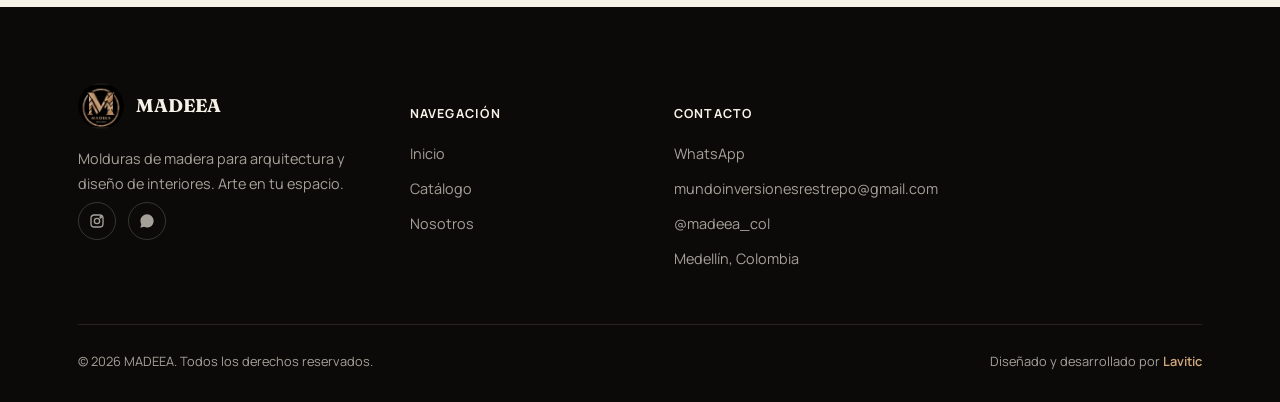
<file: select.html>
<!DOCTYPE html>
<html lang="es">
<head>
<meta charset="UTF-8">
<meta name="viewport" content="width=device-width, initial-scale=1.0">
<title>Categorías | MADEEA</title>
<meta name="description" content="Explora las categorías de productos MADEEA: molduras, y próximamente puertas, listones, tablas, marcos y decoración.">
<link rel="icon" href="assets/logo-crop.jpg">
<link rel="stylesheet" href="css/styles.css">
<link rel="stylesheet" href="css/catalogo.css">
</head>
<body>

<header class="navbar">
  <div class="container">
    <a href="index.html" class="nav-brand">
      <span class="logo-chip"><img src="assets/logo-crop.jpg" alt="Logo MADEEA"></span>
      <span>
        <strong>MADEEA</strong>
        <span>Arte en tu espacio</span>
      </span>
    </a>
    <nav class="nav-links" aria-label="Navegación principal">
      <a href="index.html">Inicio</a>
      <a href="select.html">Catálogo</a>
      <a href="index.html#nosotros">Nosotros</a>
      <a href="index.html#contacto">Contacto</a>
    </nav>
    <div class="nav-actions">
      <a data-wa-generic href="#" class="btn btn-ghost">WhatsApp</a>
      <button class="hamburger" aria-label="Abrir menú" aria-expanded="false">
        <span></span><span></span><span></span>
      </button>
    </div>
  </div>
</header>

<div class="mobile-menu">
  <a href="index.html">Inicio</a>
  <a href="select.html">Catálogo</a>
  <a href="index.html#nosotros">Nosotros</a>
  <a href="index.html#contacto">Contacto</a>
  <a class="btn btn-primary" data-wa-generic href="#">Contactar por WhatsApp</a>
</div>

<!-- ============================= HEADER DE SECCIÓN ============================= -->
<section class="select-hero">
  <div class="container">
    <span class="eyebrow" style="justify-content:center; color:var(--wood-soft);">Catálogo MADEEA</span>
    <h1>¿Qué estás buscando<br><em>para tu proyecto</em>?</h1>
    <p>Elige una categoría para ver todas las referencias disponibles, con medidas exactas y consulta directa por WhatsApp.</p>
  </div>
</section>

<!-- ============================= CATEGORÍAS ============================= -->
<section class="section-tight">
  <div class="container">
    <div class="category-grid">

      <a href="catalogoMolduras.html" class="category-card reveal">
        <div class="category-photo">
          <img src="assets/molduras/305.jpg" alt="Molduras de madera MADEEA">
        </div>
        <div class="category-body">
          <h3>Molduras</h3>
          <p>Guardaluces, zócalos, esquineros, bolillos, media caña y soluciones decorativas.</p>
          <span class="category-cta">Ver referencias
            <svg viewBox="0 0 24 24" fill="none" stroke="currentColor" stroke-width="2"><path d="M5 12h14M13 6l6 6-6 6"/></svg>
          </span>
        </div>
      </a>

      <div class="category-card is-soon reveal">
        <div class="category-photo"><div class="category-placeholder">🚪</div></div>
        <div class="category-body">
          <h3>Puertas</h3>
          <p>Próximamente en nuestro catálogo.</p>
          <span class="category-tag">Muy pronto</span>
        </div>
      </div>

      <div class="category-card is-soon reveal">
        <div class="category-photo"><div class="category-placeholder">📏</div></div>
        <div class="category-body">
          <h3>Listones</h3>
          <p>Próximamente en nuestro catálogo.</p>
          <span class="category-tag">Muy pronto</span>
        </div>
      </div>

      <div class="category-card is-soon reveal">
        <div class="category-photo"><div class="category-placeholder">🪵</div></div>
        <div class="category-body">
          <h3>Tablas</h3>
          <p>Próximamente en nuestro catálogo.</p>
          <span class="category-tag">Muy pronto</span>
        </div>
      </div>

      <div class="category-card is-soon reveal">
        <div class="category-photo"><div class="category-placeholder">🖼️</div></div>
        <div class="category-body">
          <h3>Marcos</h3>
          <p>Próximamente en nuestro catálogo.</p>
          <span class="category-tag">Muy pronto</span>
        </div>
      </div>

      <div class="category-card is-soon reveal">
        <div class="category-photo"><div class="category-placeholder">✨</div></div>
        <div class="category-body">
          <h3>Decoración</h3>
          <p>Próximamente en nuestro catálogo.</p>
          <span class="category-tag">Muy pronto</span>
        </div>
      </div>

    </div>
  </div>
</section>

<footer class="footer" id="contacto">
  <div class="container">
    <div class="footer-grid">
      <div>
        <div class="footer-brand">
          <span class="logo-chip"><img src="assets/logo-crop.jpg" alt="MADEEA"></span>
          <strong>MADEEA</strong>
        </div>
        <p style="font-size:0.9rem; line-height:1.7; max-width:34ch;">Molduras de madera para arquitectura y diseño de interiores. Arte en tu espacio.</p>
        <div class="footer-social">
          <a href="https://instagram.com/madeea_col" target="_blank" rel="noopener" aria-label="Instagram"><svg viewBox="0 0 24 24" fill="none" stroke="currentColor" stroke-width="2"><rect x="3" y="3" width="18" height="18" rx="5"/><circle cx="12" cy="12" r="4"/><circle cx="17.5" cy="6.5" r="1"/></svg></a>
          <a data-wa-generic href="#" aria-label="WhatsApp"><svg viewBox="0 0 24 24" fill="currentColor"><path d="M12.04 2C6.58 2 2.13 6.45 2.13 11.91c0 1.75.46 3.39 1.26 4.81L2 22l5.42-1.42a9.9 9.9 0 0 0 4.62 1.18h.01c5.46 0 9.9-4.45 9.9-9.91C21.96 6.45 17.51 2 12.05 2Z"/></svg></a>
        </div>
      </div>
      <div class="footer-col">
        <h5>Navegación</h5>
        <ul>
          <li><a href="index.html">Inicio</a></li>
          <li><a href="select.html">Catálogo</a></li>
          <li><a href="index.html#nosotros">Nosotros</a></li>
        </ul>
      </div>
      <div class="footer-col">
        <h5>Contacto</h5>
        <ul>
          <li><a data-wa-generic href="#">WhatsApp</a></li>
          <li><a href="mailto:mundoinversionesrestrepo@gmail.com">mundoinversionesrestrepo@gmail.com</a></li>
          <li><a href="https://instagram.com/madeea_col" target="_blank" rel="noopener">@madeea_col</a></li>
          <li>Medellín, Colombia</li>
        </ul>
      </div>
    </div>
    <div class="footer-bottom">
      <span>© 2026 MADEEA. Todos los derechos reservados.</span>
      <span>Diseñado y desarrollado por <a href="#">Lavitic</a></span>
    </div>
  </div>
</footer>

<a class="wa-float" data-wa-generic href="#" aria-label="Escríbenos por WhatsApp">
  <svg viewBox="0 0 24 24" fill="currentColor" aria-hidden="true"><path d="M12.04 2C6.58 2 2.13 6.45 2.13 11.91c0 1.75.46 3.39 1.26 4.81L2 22l5.42-1.42a9.9 9.9 0 0 0 4.62 1.18h.01c5.46 0 9.9-4.45 9.9-9.91C21.96 6.45 17.51 2 12.05 2Zm0 18.13h-.01a8.2 8.2 0 0 1-4.18-1.14l-.3-.18-3.12.82.83-3.04-.2-.31a8.2 8.2 0 0 1-1.26-4.37c0-4.53 3.7-8.22 8.24-8.22 2.2 0 4.27.86 5.83 2.42a8.17 8.17 0 0 1 2.41 5.82c0 4.53-3.7 8.2-8.24 8.2Zm4.52-6.16c-.25-.12-1.47-.72-1.7-.81-.23-.08-.4-.12-.56.13-.17.25-.65.81-.79.97-.15.17-.29.19-.54.06-.25-.12-1.04-.38-1.98-1.22-.73-.65-1.23-1.46-1.37-1.71-.15-.25-.02-.38.11-.51.11-.11.25-.29.37-.44.12-.15.16-.25.24-.42.08-.17.04-.31-.02-.44-.06-.12-.56-1.35-.77-1.85-.2-.48-.4-.42-.56-.43h-.48c-.17 0-.44.06-.67.31-.23.25-.87.85-.87 2.08 0 1.22.89 2.4 1.01 2.57.12.17 1.75 2.67 4.24 3.74.59.26 1.05.41 1.41.52.59.19 1.13.16 1.56.1.48-.07 1.47-.6 1.68-1.18.21-.58.21-1.07.15-1.18-.06-.1-.23-.17-.48-.29Z"/></svg>
</a>

<script src="js/main.js"></script>
</body>
</html>
</file>
<file: css/styles.css>
/* ==========================================================================
   MADEEA — Arte en tu espacio
   Hoja de estilos principal
   ========================================================================== */

@import url('https://fonts.googleapis.com/css2?family=Fraunces:ital,opsz,wght@0,9..144,300;0,9..144,400;0,9..144,500;0,9..144,600;1,9..144,400;1,9..144,500&family=Manrope:wght@400;500;600;700;800&display=swap');

:root{
  /* Paleta extraída del logo MADEEA */
  --ink:        #0c0a08;   /* negro cálido, fondo principal oscuro */
  --charcoal:   #1a1612;   /* segundo plano oscuro / cards sobre negro */
  --charcoal-2: #241f18;
  --wood-deep:  #7c4f2b;   /* nogal */
  --wood:       #b9895a;   /* roble medio, acento primario */
  --wood-soft:  #d3ab7c;   /* roble claro */
  --wood-pale:  #e7cda6;   /* veta clara */
  --gold:       #cda86a;   /* dorado del texto "arte en tu espacio" */
  --cream:      #f7f2e8;   /* blanco roto, fondo principal claro */
  --beige:      #efe6d5;   /* segundo plano claro */
  --beige-2:    #e5d9c2;
  --stone:      #b6ab97;   /* texto atenuado / bordes */
  --stone-dark: #746a5b;
  --white:      #ffffff;

  --font-display: 'Fraunces', 'Georgia', serif;
  --font-body: 'Manrope', -apple-system, BlinkMacSystemFont, 'Segoe UI', sans-serif;

  --radius-sm: 8px;
  --radius-md: 16px;
  --radius-lg: 28px;

  --shadow-sm: 0 2px 10px rgba(12,10,8,0.06);
  --shadow-md: 0 12px 32px rgba(12,10,8,0.10);
  --shadow-lg: 0 24px 60px rgba(12,10,8,0.16);

  --ease: cubic-bezier(.22,.61,.36,1);
  --container: 1180px;
}

*, *::before, *::after{ box-sizing: border-box; }
html{ scroll-behavior: smooth; }
body{
  margin:0;
  background: var(--cream);
  color: var(--ink);
  font-family: var(--font-body);
  font-size: 16px;
  line-height: 1.6;
  -webkit-font-smoothing: antialiased;
  overflow-x: hidden;
}
img{ max-width:100%; display:block; }
a{ color:inherit; text-decoration:none; }
ul{ list-style:none; margin:0; padding:0; }
button{ font-family:inherit; cursor:pointer; }
h1,h2,h3,h4{ font-family: var(--font-display); margin:0; font-weight:500; letter-spacing:-0.01em; }
p{ margin:0; }

@media (prefers-reduced-motion: reduce){
  html{ scroll-behavior:auto; }
  *{ animation-duration:0.001ms !important; transition-duration:0.001ms !important; }
}

:focus-visible{
  outline: 2px solid var(--wood);
  outline-offset: 3px;
  border-radius: 4px;
}

.container{
  width:100%;
  max-width: var(--container);
  margin: 0 auto;
  padding: 0 28px;
}

.eyebrow{
  display:inline-flex;
  align-items:center;
  gap:10px;
  font-size: 0.72rem;
  letter-spacing: 0.22em;
  text-transform: uppercase;
  color: var(--wood-deep);
  font-weight: 700;
}
.eyebrow::before{
  content:'';
  width: 22px; height: 1px;
  background: var(--wood-deep);
}

/* ============ Divisor "perfil de moldura" — elemento firma ============ */
.profile-divider{
  width: 100%;
  height: 22px;
  display:block;
  margin: 0 auto;
}
.profile-divider path{
  fill:none;
  stroke: var(--wood);
  stroke-width: 1.6;
  opacity:.55;
}

/* ============================= NAVBAR ============================= */
.navbar{
  position: sticky;
  top:0;
  z-index: 100;
  width:100%;
  padding: 18px 0;
  background: transparent;
  transition: background .4s var(--ease), padding .35s var(--ease), box-shadow .4s var(--ease);
}
.navbar .container{
  display:flex;
  align-items:center;
  justify-content: space-between;
}
.navbar.scrolled{
  background: rgba(12,10,8,0.92);
  backdrop-filter: blur(10px);
  padding: 10px 0;
  box-shadow: var(--shadow-md);
}
.nav-brand{
  display:flex;
  align-items:center;
  gap: 12px;
  font-family: var(--font-display);
  font-size: 1.15rem;
  color: var(--ink);
  letter-spacing: 0.02em;
}
.navbar.scrolled .nav-brand{ color: var(--cream); }
.nav-brand .logo-chip{
  width: 42px; height:42px;
  border-radius:50%;
  background: var(--ink);
  overflow:hidden;
  display:flex; align-items:center; justify-content:center;
  flex-shrink:0;
  box-shadow: var(--shadow-sm);
}
.nav-brand .logo-chip img{
  width: 145%; max-width:none;
  transform: translateY(2%);
}
.nav-brand strong{ font-weight:600; }
.nav-brand span{
  display:block;
  font-family: var(--font-body);
  font-size: 0.6rem;
  letter-spacing: 0.24em;
  text-transform: uppercase;
  color: var(--wood-deep);
  margin-top: 1px;
}
.navbar.scrolled .nav-brand span{ color: var(--wood-soft); }

.nav-links{
  display:flex;
  align-items:center;
  gap: 40px;
}
.nav-links a{
  font-size: 0.88rem;
  font-weight:600;
  color: var(--ink);
  position:relative;
  padding: 4px 0;
}
.navbar.scrolled .nav-links a{ color: var(--cream); }
.nav-links a::after{
  content:'';
  position:absolute; left:0; bottom:-2px;
  width:0; height:1.5px;
  background: currentColor;
  transition: width .3s var(--ease);
}
.nav-links a:hover::after, .nav-links a:focus-visible::after{ width:100%; }

.nav-actions{ display:flex; align-items:center; gap:16px; }

.hamburger{
  display:none;
  width: 42px; height:42px;
  border-radius:50%;
  border:1px solid rgba(12,10,8,0.15);
  background:transparent;
  position:relative;
  flex-shrink:0;
}
.navbar.scrolled .hamburger{ border-color: rgba(247,242,232,0.25); }
.hamburger span{
  position:absolute; left:50%; top:50%;
  width:18px; height:1.6px;
  background: var(--ink);
  transform: translate(-50%, -50%);
  transition: transform .3s var(--ease), opacity .3s var(--ease), background .3s;
}
.navbar.scrolled .hamburger span{ background: var(--cream); }
.hamburger span:nth-child(1){ margin-top:-6px; }
.hamburger span:nth-child(3){ margin-top:6px; }
.hamburger.open span:nth-child(1){ margin-top:0; transform: translate(-50%,-50%) rotate(45deg); }
.hamburger.open span:nth-child(2){ opacity:0; }
.hamburger.open span:nth-child(3){ margin-top:0; transform: translate(-50%,-50%) rotate(-45deg); }

.mobile-menu{
  position: fixed;
  inset: 0;
  background: var(--ink);
  z-index: 99;
  display:flex;
  flex-direction:column;
  align-items:center;
  justify-content:center;
  gap: 34px;
  transform: translateY(-100%);
  transition: transform .5s var(--ease);
}
.mobile-menu.open{ transform: translateY(0); }
.mobile-menu a{
  font-family: var(--font-display);
  font-size: 2rem;
  color: var(--cream);
}
.mobile-menu .btn{ margin-top: 10px; }

/* ============================= BUTTONS ============================= */
.btn{
  display:inline-flex;
  align-items:center;
  justify-content:center;
  gap: 10px;
  padding: 15px 30px;
  border-radius: 999px;
  font-size: 0.85rem;
  font-weight: 700;
  letter-spacing: 0.02em;
  border: 1px solid transparent;
  transition: transform .3s var(--ease), box-shadow .3s var(--ease), background .3s var(--ease), color .3s var(--ease), border-color .3s var(--ease);
  white-space: nowrap;
}
.btn-primary{
  background: var(--ink);
  color: var(--cream);
}
.btn-primary:hover{
  background: var(--wood-deep);
  transform: translateY(-2px);
  box-shadow: var(--shadow-md);
}
.btn-ghost{
  background: transparent;
  color: var(--ink);
  border-color: rgba(12,10,8,0.22);
}
.btn-ghost:hover{
  border-color: var(--ink);
  transform: translateY(-2px);
}
.navbar.scrolled .btn-ghost{ color:var(--cream); border-color: rgba(247,242,232,0.3); }
.navbar.scrolled .btn-ghost:hover{ border-color: var(--cream); }

.btn-whatsapp{
  background: #23361f;
  color: var(--cream);
}
.btn-whatsapp:hover{
  background: #16240f;
  transform: translateY(-2px);
  box-shadow: var(--shadow-md);
}
.btn-whatsapp svg{ width:18px; height:18px; flex-shrink:0; }

.btn-lg{ padding: 18px 38px; font-size: 0.92rem; }
.btn-outline-light{
  background: transparent;
  border-color: rgba(247,242,232,0.35);
  color: var(--cream);
}
.btn-outline-light:hover{
  border-color: var(--cream);
  transform: translateY(-2px);
}

/* ============================= HERO ============================= */
.hero{
  position:relative;
  padding: 150px 0 110px;
  background:
    radial-gradient(1100px 620px at 82% -10%, rgba(185,137,90,0.16), transparent 60%),
    linear-gradient(180deg, #100d09 0%, var(--ink) 46%, #14100b 100%);
  color: var(--cream);
  overflow:hidden;
}
.hero::before{
  content:'';
  position:absolute; inset:0;
  background-image: repeating-linear-gradient(115deg, rgba(255,255,255,0.025) 0 2px, transparent 2px 90px);
  pointer-events:none;
}
.hero-grid{
  display:grid;
  grid-template-columns: 1.05fr 0.95fr;
  gap: 60px;
  align-items:center;
  position:relative;
  z-index:2;
}
.hero-logo{
  display:block;
  width: min(360px, 100%);
  border-radius: var(--radius-md);
  overflow:hidden;
  margin-bottom: 34px;
  box-shadow: 0 0 0 1px rgba(255,255,255,0.08), var(--shadow-lg);
}
.hero-logo img{
  width:100%;
  aspect-ratio: 4/3;
  object-fit: cover;
  display:block;
}
.hero h1{
  font-size: clamp(2.6rem, 5.2vw, 4.4rem);
  line-height: 1.04;
  font-weight: 500;
  color: var(--cream);
  max-width: 12ch;
}
.hero h1 em{
  font-style: italic;
  font-weight: 400;
  color: var(--wood-soft);
}
.hero p.lead{
  margin-top: 26px;
  font-size: 1.08rem;
  color: rgba(247,242,232,0.72);
  max-width: 46ch;
  line-height:1.7;
}
.hero-actions{
  margin-top: 40px;
  display:flex;
  flex-wrap:wrap;
  gap: 16px;
}
.hero-meta{
  margin-top: 56px;
  display:flex;
  gap: 42px;
}
.hero-meta div strong{
  display:block;
  font-family: var(--font-display);
  font-size: 1.7rem;
  color: var(--wood-soft);
}
.hero-meta div span{
  font-size: 0.72rem;
  letter-spacing: 0.14em;
  text-transform: uppercase;
  color: rgba(247,242,232,0.5);
}

/* Composición visual del hero: piezas reales de moldura en exhibición */
.hero-showcase{
  position:relative;
  height: 480px;
}
.showcase-card{
  position:absolute;
  background: var(--charcoal-2);
  border: 1px solid rgba(255,255,255,0.07);
  border-radius: var(--radius-md);
  padding: 18px;
  box-shadow: var(--shadow-lg);
}
.showcase-card img{
  border-radius: calc(var(--radius-md) - 8px);
  width:100%;
}
.showcase-card.c1{ width: 60%; top: 0; right: 0; transform: rotate(2.5deg); z-index:3; }
.showcase-card.c2{ width: 46%; bottom: 40px; left: 0; transform: rotate(-4deg); z-index:2; }
.showcase-card.c3{ width: 40%; bottom: -10px; right: 10%; transform: rotate(5deg); z-index:1; }
.showcase-tag{
  position:absolute;
  top: 42%; left: -10px;
  background: var(--wood);
  color: var(--ink);
  font-size: 0.68rem;
  font-weight:800;
  letter-spacing:0.08em;
  text-transform:uppercase;
  padding: 9px 16px;
  border-radius: 999px;
  box-shadow: var(--shadow-md);
  z-index:4;
}

/* ============================= SECTIONS ============================= */
.section{ padding: 118px 0; }
.section-tight{ padding: 88px 0; }
.section-dark{ background: var(--ink); color: var(--cream); }
.section-beige{ background: var(--beige); }

.section-head{
  max-width: 640px;
  margin-bottom: 58px;
}
.section-head h2{
  margin-top: 16px;
  font-size: clamp(1.9rem, 3.4vw, 2.7rem);
  line-height: 1.15;
}
.section-head p{
  margin-top: 18px;
  color: var(--stone-dark);
  font-size: 1.02rem;
  line-height: 1.7;
}
.section-dark .section-head p{ color: rgba(247,242,232,0.65); }
.section-head.center{ margin-left:auto; margin-right:auto; text-align:center; }

/* ============ Sobre nosotros ============ */
.about{
  display:grid;
  grid-template-columns: 0.9fr 1.1fr;
  gap: 72px;
  align-items:center;
}
.about-visual{
  position:relative;
}
.about-visual .frame{
  border-radius: var(--radius-lg);
  overflow:hidden;
  box-shadow: var(--shadow-lg);
}
.about-visual .frame img{ width:100%; aspect-ratio: 4/5; object-fit:cover; }
.about-visual .badge{
  position:absolute;
  left: -24px; bottom: -24px;
  background: var(--ink);
  color: var(--cream);
  border-radius: var(--radius-md);
  padding: 22px 26px;
  box-shadow: var(--shadow-lg);
  max-width: 220px;
}
.about-visual .badge strong{
  display:block;
  font-family: var(--font-display);
  font-size: 1.9rem;
  color: var(--wood-soft);
}
.about-visual .badge span{
  font-size: 0.78rem;
  color: rgba(247,242,232,0.7);
  line-height:1.5;
}
.about-body p{
  color: var(--stone-dark);
  font-size: 1.03rem;
  line-height: 1.8;
  margin-bottom: 18px;
}
.about-list{
  margin-top: 30px;
  display:grid;
  gap: 14px;
}
.about-list li{
  display:flex;
  align-items:flex-start;
  gap: 12px;
  font-size: 0.95rem;
  color: var(--ink);
}
.about-list li svg{ flex-shrink:0; margin-top:3px; width:18px; height:18px; color: var(--wood-deep); }

/* ============ Beneficios ============ */
.benefits-grid{
  display:grid;
  grid-template-columns: repeat(5, 1fr);
  gap: 20px;
}
.benefit-card{
  background: var(--cream);
  border: 1px solid rgba(12,10,8,0.07);
  border-radius: var(--radius-md);
  padding: 30px 24px;
  transition: transform .35s var(--ease), box-shadow .35s var(--ease), border-color .35s;
}
.benefit-card:hover{
  transform: translateY(-6px);
  box-shadow: var(--shadow-md);
  border-color: transparent;
}
.benefit-icon{
  width: 48px; height:48px;
  border-radius: 12px;
  background: var(--ink);
  color: var(--wood-soft);
  display:flex; align-items:center; justify-content:center;
  margin-bottom: 20px;
}
.benefit-icon svg{ width:22px; height:22px; }
.benefit-card h3{ font-size: 1.05rem; margin-bottom:8px; }
.benefit-card p{ font-size: 0.88rem; color: var(--stone-dark); line-height:1.6; }

/* ============ Vista previa catálogo ============ */
.preview-grid{
  display:grid;
  grid-template-columns: repeat(4, 1fr);
  gap: 24px;
}
.product-card{
  background: var(--white);
  border-radius: var(--radius-md);
  overflow:hidden;
  border: 1px solid rgba(12,10,8,0.06);
  box-shadow: var(--shadow-sm);
  transition: transform .4s var(--ease), box-shadow .4s var(--ease);
  display:flex;
  flex-direction:column;
}
.product-card:hover{
  transform: translateY(-8px);
  box-shadow: var(--shadow-lg);
}
.product-photo{
  aspect-ratio: 4/3;
  background: var(--beige);
  overflow:hidden;
  position:relative;
}
.product-photo img{
  width:100%; height:100%; object-fit:cover;
  transition: transform .6s var(--ease);
}
.product-card:hover .product-photo img{ transform: scale(1.08); }
.product-ref{
  position:absolute; top:14px; left:14px;
  background: rgba(12,10,8,0.85);
  color: var(--cream);
  font-size: 0.68rem;
  font-weight:700;
  letter-spacing:0.06em;
  padding: 6px 12px;
  border-radius: 999px;
}
.product-info{
  padding: 20px 20px 24px;
  display:flex;
  flex-direction:column;
  gap: 12px;
  flex:1;
}
.product-info h4{
  font-size: 1.02rem;
  font-family: var(--font-body);
  font-weight:700;
}
.product-dims{
  display:flex;
  gap: 16px;
  font-size: 0.78rem;
  color: var(--stone-dark);
}
.product-dims span strong{ color: var(--ink); font-weight:700; }
.product-info .btn{
  margin-top: auto;
  width:100%;
  padding: 12px 20px;
  font-size: 0.78rem;
}

.preview-footer{
  margin-top: 48px;
  display:flex;
  justify-content:center;
}

/* ============ CTA ============ */
.cta{
  position:relative;
  border-radius: var(--radius-lg);
  overflow:hidden;
  padding: 80px 60px;
  text-align:center;
  background:
    radial-gradient(700px 320px at 50% -20%, rgba(185,137,90,0.25), transparent 65%),
    linear-gradient(180deg,#14100b,var(--ink));
  color: var(--cream);
}
.cta h2{
  font-size: clamp(1.8rem, 3.6vw, 2.6rem);
  max-width: 18ch;
  margin: 0 auto;
}
.cta p{
  margin-top: 16px;
  color: rgba(247,242,232,0.65);
  max-width: 46ch;
  margin-left:auto; margin-right:auto;
}
.cta .btn{ margin-top: 34px; }

/* ============================= FOOTER ============================= */
.footer{
  background: var(--ink);
  color: rgba(247,242,232,0.65);
  padding: 76px 0 30px;
}
.footer-grid{
  display:grid;
  grid-template-columns: 1.3fr 1fr 1fr 1fr;
  gap: 40px;
  padding-bottom: 54px;
  border-bottom: 1px solid rgba(247,242,232,0.1);
}
.footer-brand{ display:flex; align-items:center; gap:12px; margin-bottom: 18px; }
.footer-brand .logo-chip{
  width: 46px; height:46px; border-radius:50%;
  background: var(--charcoal); overflow:hidden;
  display:flex; align-items:center; justify-content:center;
}
.footer-brand .logo-chip img{ width:145%; }
.footer-brand strong{ font-family: var(--font-display); color: var(--cream); font-size: 1.15rem; }
.footer-col h5{
  color: var(--cream);
  font-size: 0.78rem;
  letter-spacing: 0.1em;
  text-transform: uppercase;
  margin-bottom: 18px;
}
.footer-col ul{ display:grid; gap: 12px; }
.footer-col a, .footer-col li{ font-size: 0.9rem; }
.footer-col a:hover{ color: var(--wood-soft); }
.footer-social{ display:flex; gap:12px; margin-top: 6px; }
.footer-social a{
  width: 38px; height:38px;
  border-radius:50%;
  border: 1px solid rgba(247,242,232,0.18);
  display:flex; align-items:center; justify-content:center;
  transition: border-color .3s, background .3s;
}
.footer-social a:hover{ border-color: var(--wood-soft); background: rgba(185,137,90,0.12); }
.footer-social svg{ width:16px; height:16px; }
.footer-bottom{
  padding-top: 26px;
  display:flex;
  justify-content:space-between;
  align-items:center;
  font-size: 0.8rem;
  flex-wrap:wrap;
  gap:12px;
}
.footer-bottom a{ font-weight:600; color: var(--wood-soft); }

/* ============================= WHATSAPP FLOAT ============================= */
.wa-float{
  position: fixed;
  bottom: 26px; right: 26px;
  width: 58px; height:58px;
  border-radius:50%;
  background:#23361f;
  color:#fff;
  display:flex; align-items:center; justify-content:center;
  box-shadow: var(--shadow-lg);
  z-index: 80;
  transition: transform .3s var(--ease);
}
.wa-float:hover{ transform: scale(1.08); }
.wa-float svg{ width:26px; height:26px; }

/* ============================= REVEAL ANIMATION ============================= */
.reveal{
  opacity:0;
  transform: translateY(28px);
  transition: opacity .8s var(--ease), transform .8s var(--ease);
}
.reveal.is-visible{ opacity:1; transform:none; }
.reveal-stagger.is-visible > *{ transition-delay: calc(var(--i, 0) * 90ms); }

/* ============================= RESPONSIVE ============================= */
@media (max-width: 1080px){
  .benefits-grid{ grid-template-columns: repeat(3,1fr); }
  .preview-grid{ grid-template-columns: repeat(2,1fr); }
  .footer-grid{ grid-template-columns: 1fr 1fr; }
}
@media (max-width: 900px){
  .nav-links{ display:none; }
  .hamburger{ display:block; }
  .hero-grid{ grid-template-columns: 1fr; }
  .hero-showcase{ height: 380px; margin-top: 20px; }
  .about{ grid-template-columns: 1fr; }
  .about-visual{ max-width: 420px; margin: 0 auto; }
}
@media (max-width: 640px){
  .container{ padding: 0 20px; }
  .section{ padding: 84px 0; }
  .hero{ padding: 128px 0 80px; }
  .benefits-grid{ grid-template-columns: 1fr; }
  .preview-grid{ grid-template-columns: 1fr; }
  .footer-grid{ grid-template-columns: 1fr; gap: 30px; }
  .cta{ padding: 56px 26px; }
  .about-visual .badge{ left:12px; bottom:-18px; padding:16px 18px; }
  .hero-meta{ gap:26px; flex-wrap:wrap; }
}
@media (max-width: 460px){
  .benefits-grid{ grid-template-columns: 1fr; }
  .preview-grid{ grid-template-columns: 1fr; }
  .showcase-card{ padding: 10px; }
}
</file>
<file: css/catalogo.css>
/* ==========================================================================
   MADEEA — catalogo.css
   Estilos para select.html y catalogoMolduras.html
   ========================================================================== */

/* ============================= SELECT.HTML ============================= */
.select-hero{
  padding: 160px 0 70px;
  text-align:center;
  background:
    radial-gradient(900px 460px at 50% -10%, rgba(185,137,90,0.14), transparent 60%),
    linear-gradient(180deg, var(--ink), #14100b 120%);
  color: var(--cream);
}
.select-hero h1{
  margin-top: 16px;
  font-size: clamp(2.1rem, 4.4vw, 3.2rem);
  line-height: 1.15;
}
.select-hero h1 em{ font-style:italic; font-weight:400; color: var(--wood-soft); }
.select-hero p{
  margin: 22px auto 0;
  max-width: 48ch;
  color: rgba(247,242,232,0.65);
  font-size: 1.02rem;
}

.category-grid{
  display:grid;
  grid-template-columns: repeat(3, 1fr);
  gap: 26px;
}
.category-card{
  display:block;
  background: var(--white);
  border-radius: var(--radius-md);
  overflow:hidden;
  border: 1px solid rgba(12,10,8,0.07);
  box-shadow: var(--shadow-sm);
  transition: transform .4s var(--ease), box-shadow .4s var(--ease);
}
.category-card:not(.is-soon):hover{
  transform: translateY(-8px);
  box-shadow: var(--shadow-lg);
}
.category-photo{
  aspect-ratio: 16/11;
  background: var(--beige);
  overflow:hidden;
}
.category-photo img{ width:100%; height:100%; object-fit:cover; transition: transform .6s var(--ease); }
.category-card:not(.is-soon):hover .category-photo img{ transform: scale(1.06); }
.category-placeholder{
  width:100%; height:100%;
  display:flex; align-items:center; justify-content:center;
  font-size: 2.6rem;
  filter: grayscale(1) opacity(.55);
}
.category-body{ padding: 26px 26px 30px; }
.category-body h3{ font-size: 1.3rem; margin-bottom: 10px; }
.category-body p{ color: var(--stone-dark); font-size: 0.92rem; line-height:1.6; }
.category-cta{
  display:inline-flex; align-items:center; gap:8px;
  margin-top: 18px;
  font-size: 0.82rem; font-weight:700;
  color: var(--wood-deep);
}
.category-cta svg{ width:16px; height:16px; transition: transform .3s var(--ease); }
.category-card:hover .category-cta svg{ transform: translateX(4px); }
.category-tag{
  display:inline-block;
  margin-top: 18px;
  font-size: 0.72rem;
  font-weight:700;
  letter-spacing:0.06em;
  text-transform:uppercase;
  color: var(--stone-dark);
  background: var(--beige);
  padding: 6px 14px;
  border-radius: 999px;
}
.category-card.is-soon{ opacity: 0.72; cursor: default; }

/* ============================= CATALOGOMOLDURAS.HTML ============================= */
.catalog-hero{
  padding: 155px 0 46px;
  background:
    radial-gradient(900px 460px at 50% -10%, rgba(185,137,90,0.14), transparent 60%),
    linear-gradient(180deg, var(--ink), #14100b 120%);
  color: var(--cream);
}
.catalog-hero .crumbs{
  font-size: 0.8rem;
  color: rgba(247,242,232,0.5);
  margin-bottom: 18px;
}
.catalog-hero .crumbs a{ color: rgba(247,242,232,0.8); }
.catalog-hero .crumbs a:hover{ color: var(--wood-soft); }
.catalog-hero h1{
  font-size: clamp(2rem, 4vw, 2.9rem);
}
.catalog-hero p{
  margin-top: 14px;
  color: rgba(247,242,232,0.6);
  max-width: 56ch;
}

/* Barra de filtros y buscador */
.catalog-toolbar{
  position: sticky;
  top: 0;
  z-index: 40;
  background: var(--cream);
  border-bottom: 1px solid rgba(12,10,8,0.08);
  padding: 22px 0;
  box-shadow: 0 8px 24px rgba(12,10,8,0.04);
}
.toolbar-inner{
  display:flex;
  align-items:center;
  gap: 22px;
  flex-wrap:wrap;
  max-width: 100%;
}
.search-box{
  position:relative;
  flex: 1 1 280px;
  max-width: 420px;
}
.search-box svg{
  position:absolute; left:16px; top:50%; transform:translateY(-50%);
  width:18px; height:18px; color: var(--stone-dark);
  pointer-events:none;
}
.search-box input{
  width:100%;
  padding: 13px 16px 13px 46px;
  border-radius: 999px;
  border: 1px solid rgba(12,10,8,0.14);
  background: var(--white);
  font-family: var(--font-body);
  font-size: 0.92rem;
  color: var(--ink);
  transition: border-color .3s, box-shadow .3s;
}
.search-box input:focus{
  outline:none;
  border-color: var(--wood);
  box-shadow: 0 0 0 4px rgba(185,137,90,0.16);
}
.filter-chips-scroll{
  flex: 2 1 420px;
  min-width: 0;
}
.filter-chips{
  display:flex;
  gap: 10px;
  flex-wrap:wrap;
}
.filter-chip{
  padding: 9px 18px;
  border-radius: 999px;
  border: 1px solid rgba(12,10,8,0.14);
  background: transparent;
  font-size: 0.8rem;
  font-weight:600;
  color: var(--ink);
  transition: all .25s var(--ease);
  white-space:nowrap;
}
.filter-chip:hover{ border-color: var(--wood); }
.filter-chip.active{
  background: var(--ink);
  border-color: var(--ink);
  color: var(--cream);
}
.results-count{
  font-size: 0.82rem;
  color: var(--stone-dark);
  white-space:nowrap;
}

/* Grid del catálogo */
.catalog-grid-wrap{ padding: 54px 0 110px; }
.catalog-grid{
  display:grid;
  grid-template-columns: repeat(4, 1fr);
  gap: 26px;
}
.catalog-card{
  background: var(--white);
  border-radius: var(--radius-md);
  overflow:hidden;
  border: 1px solid rgba(12,10,8,0.06);
  box-shadow: var(--shadow-sm);
  opacity:0;
  transform: translateY(20px) scale(.98);
  animation: cardIn .6s var(--ease) forwards;
  transition: transform .4s var(--ease), box-shadow .4s var(--ease);
  display:flex;
  flex-direction:column;
}
.catalog-card:hover{
  transform: translateY(-8px);
  box-shadow: var(--shadow-lg);
}
@keyframes cardIn{
  to{ opacity:1; transform: translateY(0) scale(1); }
}
.catalog-photo{
  aspect-ratio: 4/3;
  background: var(--beige);
  position:relative;
  overflow:hidden;
}
.catalog-photo img{
  width:100%; height:100%; object-fit:cover;
  transition: transform .6s var(--ease), opacity .4s ease;
  opacity:0;
}
.catalog-photo img.loaded{ opacity:1; }
.catalog-card:hover .catalog-photo img{ transform: scale(1.08); }
.catalog-cat{
  position:absolute; top:14px; left:14px;
  background: rgba(12,10,8,0.85);
  color: var(--cream);
  font-size: 0.64rem;
  font-weight:700;
  letter-spacing:0.04em;
  padding: 6px 12px;
  border-radius: 999px;
  text-transform:uppercase;
}
.catalog-body{
  padding: 18px 18px 20px;
  display:flex;
  flex-direction:column;
  gap: 12px;
  flex:1;
}
.catalog-body h4{
  font-family: var(--font-body);
  font-weight:800;
  font-size: 1rem;
}
.catalog-dims{
  display:flex;
  gap: 14px;
  font-size: 0.76rem;
  color: var(--stone-dark);
}
.catalog-dims strong{ color: var(--ink); }
.catalog-body .btn{
  margin-top:auto;
  width:100%;
  padding: 11px 18px;
  font-size: 0.76rem;
}

.no-results{
  grid-column: 1 / -1;
  text-align:center;
  padding: 70px 20px;
  color: var(--stone-dark);
}
.no-results svg{ width:44px; height:44px; margin-bottom:16px; color: var(--stone); }
.no-results p{ font-size:1rem; }

/* Skeleton (mientras "carga" el grid al filtrar) */
.catalog-grid[data-loading="true"] .catalog-card{ animation: none; opacity:.35; }

/* ============================= RESPONSIVE ============================= */
@media (max-width: 1080px){
  .category-grid{ grid-template-columns: repeat(2,1fr); }
  .catalog-grid{ grid-template-columns: repeat(3,1fr); }
}
@media (max-width: 720px){
  .toolbar-inner{ flex-direction:column; align-items:stretch; width:100%; }
  .search-box{ max-width:none; flex: none; width:100%; }

  /* Carrusel de filtros: scroll horizontal contenido, sin empujar la página */
  .filter-chips-scroll{
    flex: none;
    width: 100%;
    min-width: 0;
    /* velo de desvanecido en los bordes para insinuar que hay más contenido */
    -webkit-mask-image: linear-gradient(90deg, transparent 0, #000 22px, #000 calc(100% - 30px), transparent 100%);
            mask-image: linear-gradient(90deg, transparent 0, #000 22px, #000 calc(100% - 30px), transparent 100%);
  }
  .filter-chips{
    display: flex;
    flex-wrap: nowrap;
    flex: none;
    width: 100%;
    min-width: 0;              /* clave: evita que el flex-item empuje la página entera */
    overflow-x: auto;
    scroll-snap-type: x proximity;
    -webkit-overflow-scrolling: touch;
    scrollbar-width: none;
    padding: 2px 22px 10px;
    margin: 0 -22px;           /* compensa el padding para que el primer/último chip llegue al borde */
  }
  .filter-chips::-webkit-scrollbar{ display:none; }
  .filter-chip{
    flex: none;
    min-width: max-content;
    scroll-snap-align: start;
  }
  .results-count{ text-align:left; }
}
@media (max-width: 640px){
  .category-grid{ grid-template-columns: 1fr; }
  .catalog-grid{ grid-template-columns: repeat(2,1fr); gap: 16px; }
  .catalog-hero{ padding: 128px 0 36px; }
}
</file>
